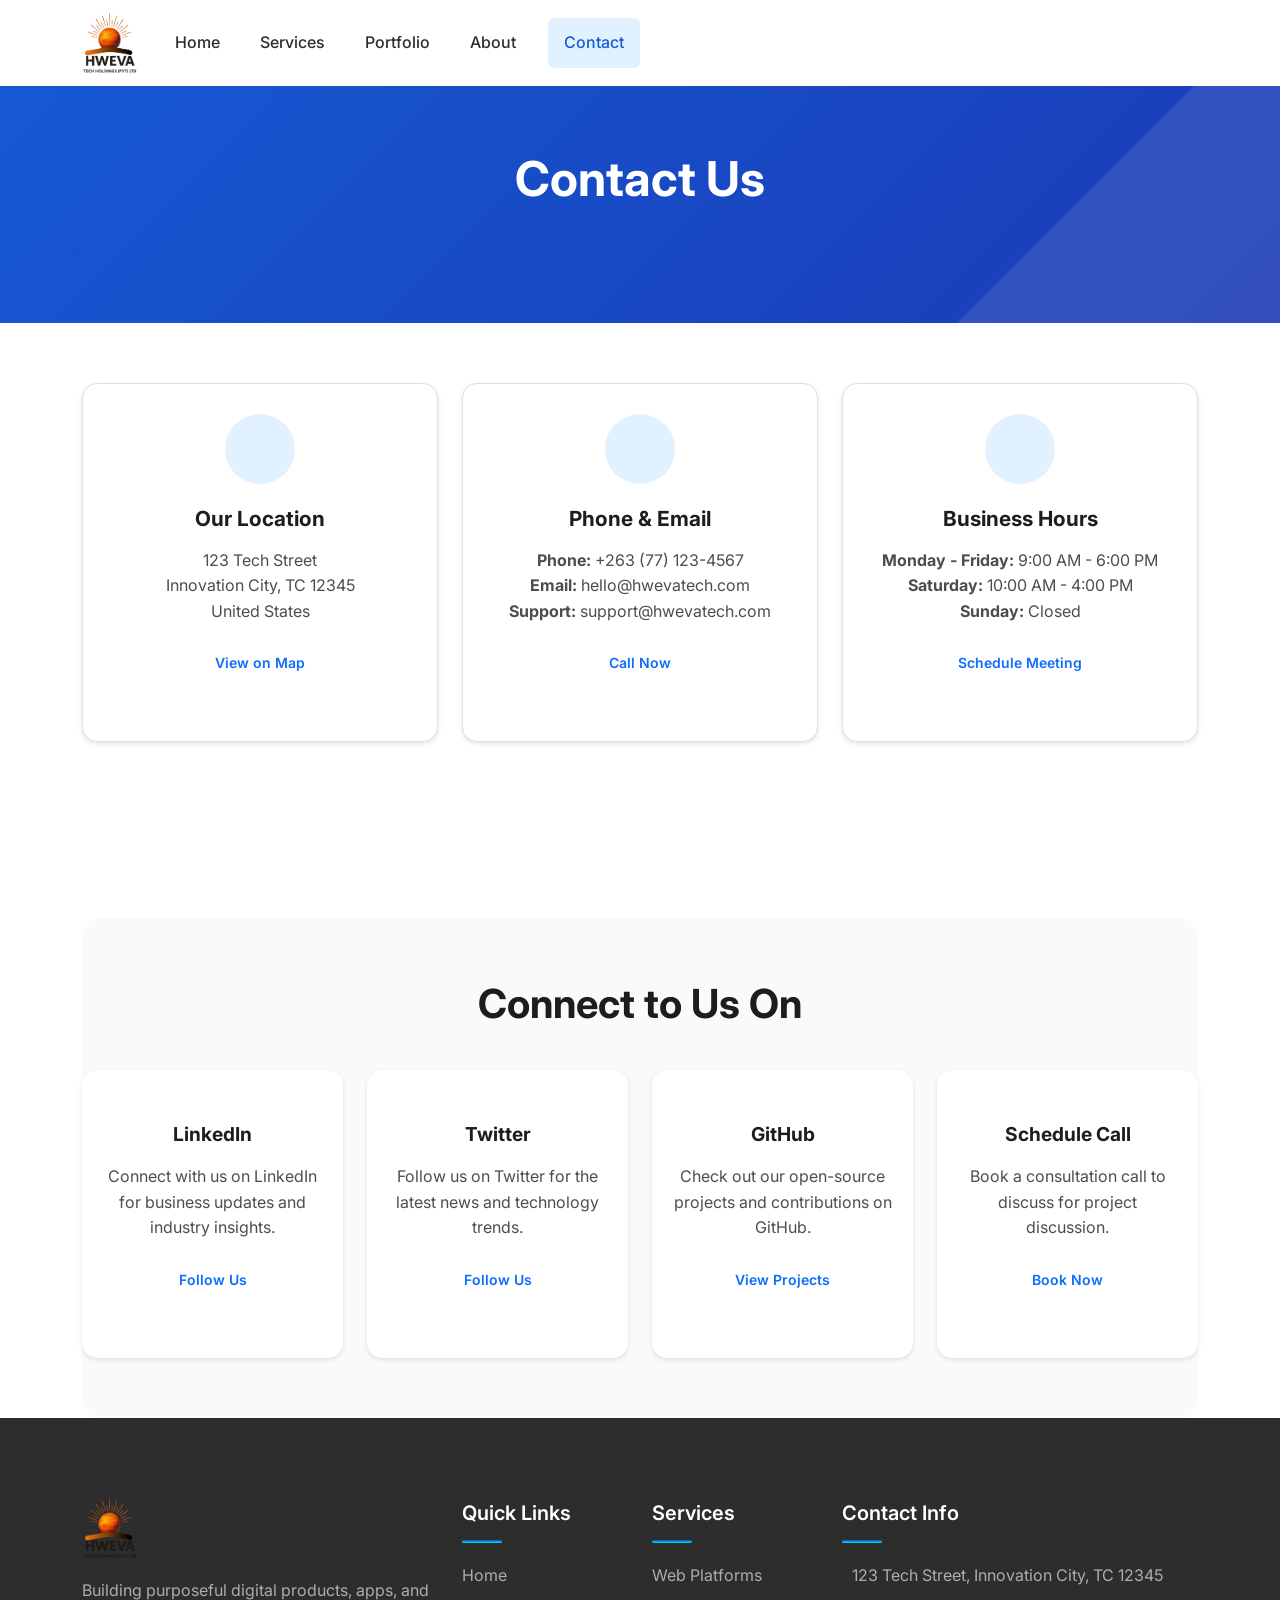
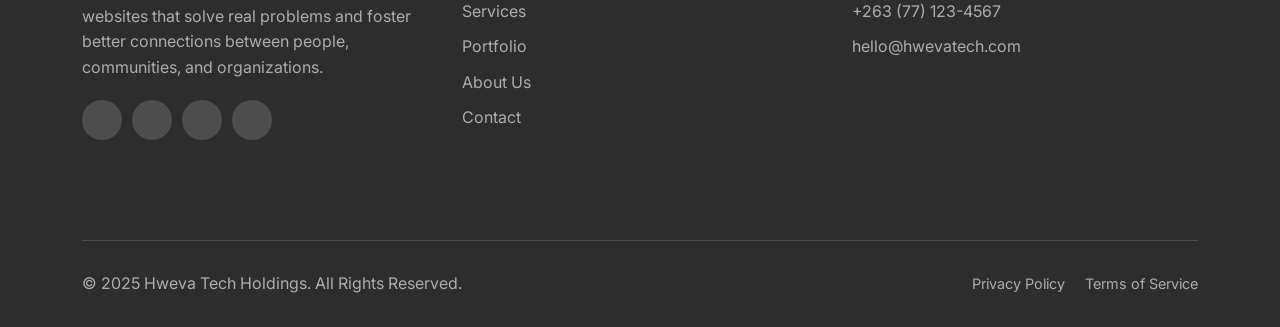
<file: contact.html>
<!DOCTYPE html>
<html lang="en">

<head>
  <!--====== Required meta tags ======-->
  <meta charset="utf-8" />
  <meta http-equiv="x-ua-compatible" content="ie=edge" />
  <meta name="description" content="Contact - Hweva Tech Holdings - Digital Product Design & Development Company" />
  <meta name="viewport" content="width=device-width, initial-scale=1, shrink-to-fit=no" />

  <!--====== Title ======-->
  <title>Contact Us - Hweva Tech Holdings</title>

  <!--====== Favicon Icon ======-->
  <link rel="shortcut icon" href="https://via.placeholder.com/32x32/155bd5/ffffff?text=HT" type="image/x-icon" />

  <!--====== Bootstrap css ======-->
  <link rel="stylesheet" href="https://cdn.jsdelivr.net/npm/bootstrap@5.3.0/dist/css/bootstrap.min.css" />

  <!--====== Line Icons css ======-->
  <link rel="stylesheet" href="https://cdn.lineicons.com/3.0/lineicons.css" />

  <!--====== AOS Animation css ======-->
  <link href="https://unpkg.com/aos@2.3.1/dist/aos.css" rel="stylesheet">

  <!--====== Custom css ======-->
  <link rel="stylesheet" href="style.css" />
</head>

<body>

  <!--====== NAVBAR NINE PART START ======-->

  <section class="navbar-area navbar-nine">
    <div class="container">
      <div class="row">
        <div class="col-lg-12">
          <nav class="navbar navbar-expand-lg">
            <a class="navbar-brand" href="index.html">
              <img src="images\hweva-tech-logo-00.png" alt="Hweva Tech Holdings" />
            </a>
            <button class="navbar-toggler" type="button" data-bs-toggle="collapse" data-bs-target="#navbarNine"
              aria-controls="navbarNine" aria-expanded="false" aria-label="Toggle navigation">
              <span class="toggler-icon"></span>
              <span class="toggler-icon"></span>
              <span class="toggler-icon"></span>
            </button>

            <div class="collapse navbar-collapse sub-menu-bar" id="navbarNine">
              <ul class="navbar-nav me-auto">
                <li class="nav-item">
                  <a href="index.html">Home</a>
                </li>
                <li class="nav-item">
                  <a href="services.html">Services</a>
                </li>
                <li class="nav-item">
                  <a href="portfolio.html">Portfolio</a>
                </li>
                <li class="nav-item">
                  <a href="about.html">About</a>
                </li>
                <li class="nav-item">
                  <!--a href="team.html">Team</a-->
                </li>
                <li class="nav-item">
                  <a class="active" href="contact.html">Contact</a>
                </li>
              </ul>
            </div>

            <div class="navbar-btn d-none d-lg-inline-block">
              <a class="menu-bar" href="#side-menu-left"><i class="lni lni-menu"></i></a>
            </div>
          </nav>
          <!-- navbar -->
        </div>
      </div>
      <!-- row -->
    </div>
    <!-- container -->
  </section>

  <!--====== NAVBAR NINE PART ENDS ======-->

  <!--====== PAGE BANNER PART START ======-->

  <section class="page-banner-area page-banner-twelve">
    <div class="container">
      <div class="row">
        <div class="col-lg-12">
          <div class="page-banner-content text-center" data-aos="fade-up">
            <h1>Contact Us</h1>
            <!---p>Ready to start your next project? Get in touch with us today</p--->
          </div>
        </div>
      </div>
    </div>
  </section>

  <!--====== PAGE BANNER PART ENDS ======-->

  <!--====== CONTACT CONTENT PART START ======-->

  <section class="contact-content-area">
    <div class="container">
      <div class="row">
        <div class="col-lg-12">
          <div class="contact-intro text-center" data-aos="fade-up">
            <!---h2>Let's Start a Conversation</h2>
            <p>Whether you have a specific project in mind or just want to explore possibilities, we're here to help. Reach out to us through any of the channels below, and let's discuss how we can bring your ideas to life.</p--->
          </div>
        </div>
      </div>
      
      <div class="row">
        <div class="col-lg-4 col-md-6 col-12" data-aos="fade-up" data-aos-delay="100">
          <div class="contact-info-card">
            <div class="info-icon">
              <i class="lni lni-map-marker"></i>
            </div>
            <div class="info-content">
              <h3>Our Location</h3>
              <p>123 Tech Street<br>
              Innovation City, TC 12345<br>
              United States</p>
              <a href="javascript:void(0)" class="btn btn-outline-primary btn-sm">View on Map</a>
            </div>
          </div>
        </div>
        
        <div class="col-lg-4 col-md-6 col-12" data-aos="fade-up" data-aos-delay="200">
          <div class="contact-info-card">
            <div class="info-icon">
              <i class="lni lni-phone"></i>
            </div>
            <div class="info-content">
              <h3>Phone & Email</h3>
              <p><strong>Phone:</strong> +263 (77) 123-4567<br>
              <strong>Email:</strong> hello@hwevatech.com<br>
              <strong>Support:</strong> support@hwevatech.com</p>
              <a href="tel:+15551234567" class="btn btn-outline-primary btn-sm">Call Now</a>
            </div>
          </div>
        </div>
        
        <div class="col-lg-4 col-md-6 col-12" data-aos="fade-up" data-aos-delay="300">
          <div class="contact-info-card">
            <div class="info-icon">
              <i class="lni lni-clock"></i>
            </div>
            <div class="info-content">
              <h3>Business Hours</h3>
              <p><strong>Monday - Friday:</strong> 9:00 AM - 6:00 PM<br>
              <strong>Saturday:</strong> 10:00 AM - 4:00 PM<br>
              <strong>Sunday:</strong> Closed</p>
              <a href="javascript:void(0)" class="btn btn-outline-primary btn-sm">Schedule Meeting</a>
            </div>
          </div>
        </div>
      </div>
      
      <div class="row mt-5">
        <div class="col-lg-8 offset-lg-2">
          <!---div class="contact-form-card" data-aos="fade-up">
            <h2>Send Us a Message</h2>
            <p>Fill out the form below and we'll get back to you within 24 hours.</p>
            <form id="contact-form" class="contact-form">
              <div class="row">
                <div class="col-lg-6 col-md-6 col-12">
                  <div class="form-group">
                    <label for="name">Full Name *</label>
                    <input type="text" id="name" name="name" placeholder="Your Full Name" required>
                  </div>
                </div>
                <div class="col-lg-6 col-md-6 col-12">
                  <div class="form-group">
                    <label for="email">Email Address *</label>
                    <input type="email" id="email" name="email" placeholder="Your Email Address" required>
                  </div>
                </div>
                <div class="col-lg-6 col-md-6 col-12">
                  <div class="form-group">
                    <label for="phone">Phone Number</label>
                    <input type="tel" id="phone" name="phone" placeholder="Your Phone Number">
                  </div>
                </div>
                <div class="col-lg-6 col-md-6 col-12">
                  <div class="form-group">
                    <label for="company">Company Name</label>
                    <input type="text" id="company" name="company" placeholder="Your Company Name">
                  </div>
                </div>
                <div class="col-lg-12 col-md-12 col-12">
                  <div class="form-group">
                    <label for="subject">Subject *</label>
                    <input type="text" id="subject" name="subject" placeholder="Subject of Your Message" required>
                  </div>
                </div>
                <div class="col-lg-12 col-md-12 col-12">
                  <div class="form-group">
                    <label for="budget">Project Budget</label>
                    <select id="budget" name="budget">
                      <option value="">Select Budget Range</option>
                      <option value="under-5k">Under $5,000</option>
                      <option value="5k-10k">$5,000 - $10,000</option>
                      <option value="10k-25k">$10,000 - $25,000</option>
                      <option value="25k-50k">$25,000 - $50,000</option>
                      <option value="50k-plus">$50,000+</option>
                    </select>
                  </div>
                </div>
                <div class="col-lg-12 col-md-12 col-12">
                  <div class="form-group">
                    <label for="service">Service Interest</label>
                    <select id="service" name="service">
                      <option value="">Select Service</option>
                      <option value="web-platforms">Web Platforms</option>
                      <!---option value="research">Research</option--->
                      <!---option value="development">Development</option--->
                      <!--option value="other">Other</option>
                    </select>
                  </div>
                </div>
                <div class="col-lg-12 col-md-12 col-12">
                  <div class="form-group">
                    <label for="message">Message *</label>
                    <textarea id="message" name="message" placeholder="Tell us about your project, goals, and any specific requirements..." rows="6" required></textarea>
                  </div>
                </div>
                <div class="col-lg-12 col-md-12 col-12">
                  <div class="form-group form-check">
                    <input type="checkbox" id="privacy" name="privacy" required>
                    <label for="privacy">I agree to the <a href="javascript:void(0)">Privacy Policy</a> and <a href="javascript:void(0)">Terms of Service</a></label>
                  </div>
                </div>
                <div class="col-lg-12 col-md-12 col-12">
                  <div class="form-group">
                    <button type="submit" class="btn primary-btn">Send Message</button>
                  </div>
                </div>
              </div>
            </form>
          </div--->
        </div>
      </div>
      
      <div class="row mt-5">
        <div class="col-lg-12">
          <div class="additional-contact-info" data-aos="fade-up">
            <h2>Connect to Us On</h2>
            <div class="row">
              <div class="col-lg-3 col-md-6 col-12">
                <div class="contact-method">
                  <i class="lni lni-linkedin-original"></i>
                  <h4>LinkedIn</h4>
                  <p>Connect with us on LinkedIn for business updates and industry insights.</p>
                  <a href="javascript:void(0)" class="btn btn-outline-primary btn-sm">Follow Us</a>
                </div>
              </div>
              <div class="col-lg-3 col-md-6 col-12">
                <div class="contact-method">
                  <i class="lni lni-twitter-original"></i>
                  <h4>Twitter</h4>
                  <p>Follow us on Twitter for the latest news and technology trends.</p>
                  <a href="javascript:void(0)" class="btn btn-outline-primary btn-sm">Follow Us</a>
                </div>
              </div>
              <div class="col-lg-3 col-md-6 col-12">
                <div class="contact-method">
                  <i class="lni lni-github-original"></i>
                  <h4>GitHub</h4>
                  <p>Check out our open-source projects and contributions on GitHub.</p>
                  <a href="javascript:void(0)" class="btn btn-outline-primary btn-sm">View Projects</a>
                </div>
              </div>
              <div class="col-lg-3 col-md-6 col-12">
                <div class="contact-method">
                  <i class="lni lni-calendar"></i>
                  <h4>Schedule Call</h4>
                  <p>Book a consultation call to discuss for project discussion.</p>
                  <a href="javascript:void(0)" class="btn btn-outline-primary btn-sm">Book Now</a>
                </div>
              </div>
            </div>
          </div>
        </div>
      </div>
    </div>
  </section>

  <!--====== CONTACT CONTENT PART ENDS ======-->

  <!--====== FAQ PART START ======-->
  <!--====== FAQ PART ENDS ======-->

  <!--====== FOOTER PART START ======-->

  <footer class="footer-area footer-twelve">
    <div class="container">
      <div class="row">
        <div class="col-lg-4 col-md-6 col-12">
          <div class="footer-widget">
            <div class="footer-logo">
              <img src="images\hweva-tech-logo-00.png" alt="Logo">
            </div>
            <p>Building purposeful digital products, apps, and websites that solve real problems and foster better connections between people, communities, and organizations.</p>
            <div class="social">
              <ul>
                <li><a href="javascript:void(0)"><i class="lni lni-linkedin-original"></i></a></li>
                <li><a href="javascript:void(0)"><i class="lni lni-twitter-original"></i></a></li>
                <li><a href="javascript:void(0)"><i class="lni lni-facebook-original"></i></a></li>
                <li><a href="javascript:void(0)"><i class="lni lni-instagram-original"></i></a></li>
              </ul>
            </div>
          </div>
        </div>
        <div class="col-lg-2 col-md-6 col-12">
          <div class="footer-widget">
            <h5>Quick Links</h5>
            <ul>
              <li><a href="index.html">Home</a></li>
              <li><a href="services.html">Services</a></li>
              <li><a href="portfolio.html">Portfolio</a></li>
              <li><a href="about.html">About Us</a></li>
              <!--li><a href="team.html">Team</a></li-->
              <li><a href="contact.html">Contact</a></li>
            </ul>
          </div>
        </div>
        <div class="col-lg-2 col-md-6 col-12">
          <div class="footer-widget">
            <h5>Services</h5>
            <ul>
              <li><a href="javascript:void(0)">Web Platforms</a></li>
              <!---li><a href="javascript:void(0)">Research</a></li--->
              <!---li><a href="javascript:void(0)">Development</a></li--->
            </ul>
          </div>
        </div>
        <div class="col-lg-4 col-md-6 col-12">
          <div class="footer-widget">
            <h5>Contact Info</h5>
            <ul class="contact-info">
              <li><i class="lni lni-map-marker"></i> 123 Tech Street, Innovation City, TC 12345</li>
              <li><i class="lni lni-phone"></i> +263 (77) 123-4567</li>
              <li><i class="lni lni-envelope"></i> hello@hwevatech.com</li>
            </ul>
          </div>
        </div>
      </div>
      <div class="row">
        <div class="col-lg-12">
          <div class="footer-bottom">
            <div class="row">
              <div class="col-lg-6 col-md-6 col-12">
                <p>&copy; 2025 Hweva Tech Holdings. All Rights Reserved.</p>
              </div>
              <div class="col-lg-6 col-md-6 col-12">
                <ul class="footer-bottom-links">
                  <li><a href="javascript:void(0)">Privacy Policy</a></li>
                  <li><a href="javascript:void(0)">Terms of Service</a></li>
                </ul>
              </div>
            </div>
          </div>
        </div>
      </div>
    </div>
  </footer>

  <!--====== FOOTER PART ENDS ======-->

  <!--====== Bootstrap JS ======-->
  <script src="https://cdn.jsdelivr.net/npm/bootstrap@5.3.0/dist/js/bootstrap.bundle.min.js"></script>

  <!--====== AOS Animation JS ======-->
  <script src="https://unpkg.com/aos@2.3.1/dist/aos.js"></script>

  <!--====== Custom JS ======-->
  <script src="main.js"></script>
</body>

</html>
</file>
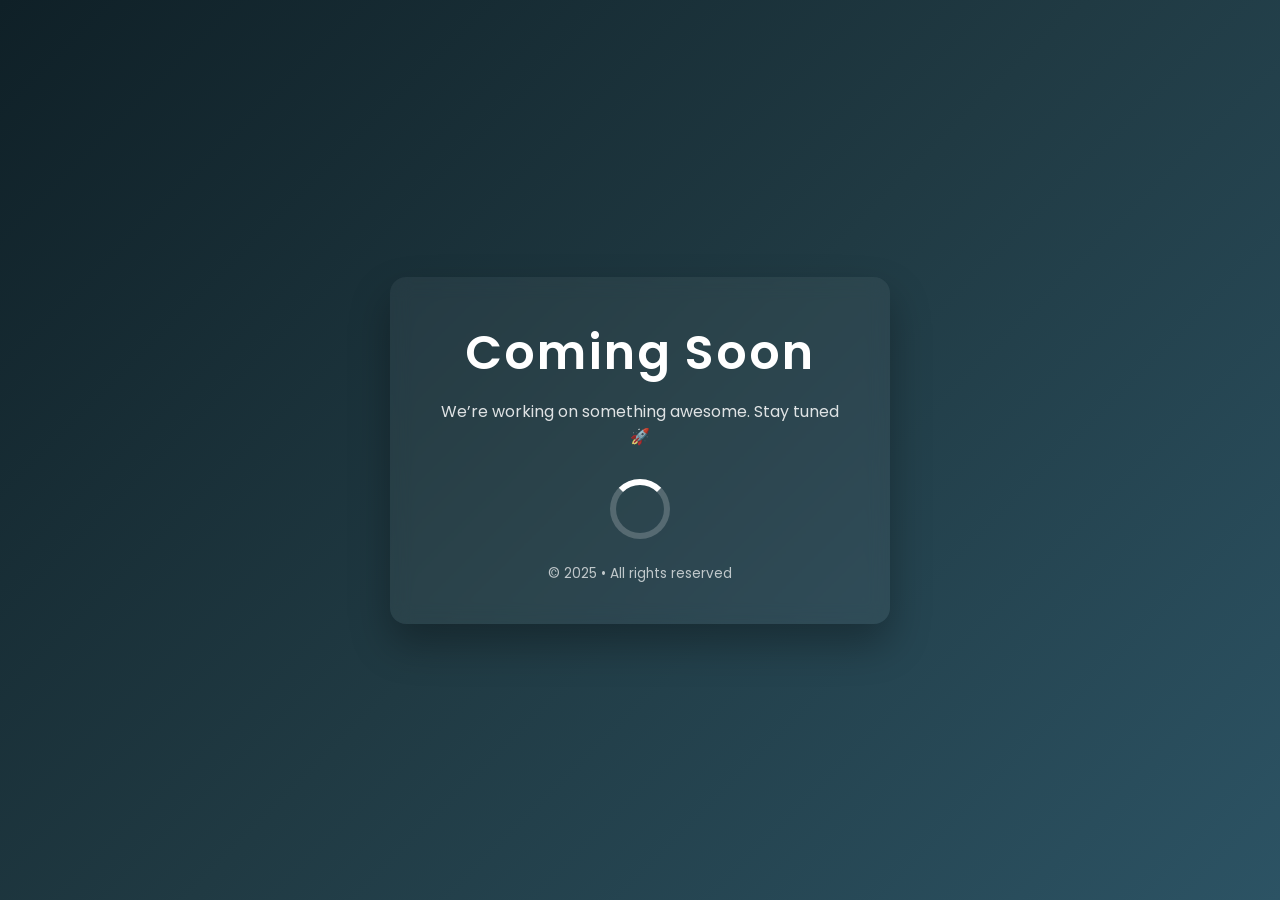
<file: index-temp.html>
<!DOCTYPE html>
<html lang="en">
<head>
    <meta charset="UTF-8">
    <meta name="viewport" content="width=device-width, initial-scale=1.0">
    <title>Coming Soon</title>

    <!-- Google Font -->
    <link href="https://fonts.googleapis.com/css2?family=Poppins:wght@300;400;600&display=swap" rel="stylesheet">

    <style>
        * {
            margin: 0;
            padding: 0;
            box-sizing: border-box;
            font-family: 'Poppins', sans-serif;
        }

        body {
            min-height: 100vh;
            background: linear-gradient(135deg, #0f2027, #203a43, #2c5364);
            display: flex;
            align-items: center;
            justify-content: center;
            color: #fff;
        }

        .container {
            text-align: center;
            padding: 40px;
            max-width: 500px;
            background: rgba(255, 255, 255, 0.05);
            border-radius: 16px;
            backdrop-filter: blur(10px);
            box-shadow: 0 20px 40px rgba(0, 0, 0, 0.3);
        }

        h1 {
            font-size: 3rem;
            margin-bottom: 10px;
            font-weight: 600;
            letter-spacing: 2px;
        }

        p {
            font-size: 1rem;
            opacity: 0.85;
            margin-bottom: 30px;
        }

        .loader {
            width: 60px;
            height: 60px;
            border: 6px solid rgba(255, 255, 255, 0.2);
            border-top: 6px solid #ffffff;
            border-radius: 50%;
            animation: spin 1s linear infinite;
            margin: 0 auto;
        }

        @keyframes spin {
            0% { transform: rotate(0deg); }
            100% { transform: rotate(360deg); }
        }

        footer {
            margin-top: 25px;
            font-size: 0.85rem;
            opacity: 0.7;
        }
    </style>
</head>
<body>

    <div class="container">
        <h1>Coming Soon</h1>
        <p>We’re working on something awesome.  
        Stay tuned 🚀</p>

        <div class="loader"></div>

        <footer>
            © 2025 • All rights reserved
        </footer>
    </div>

</body>
</html>
</file>
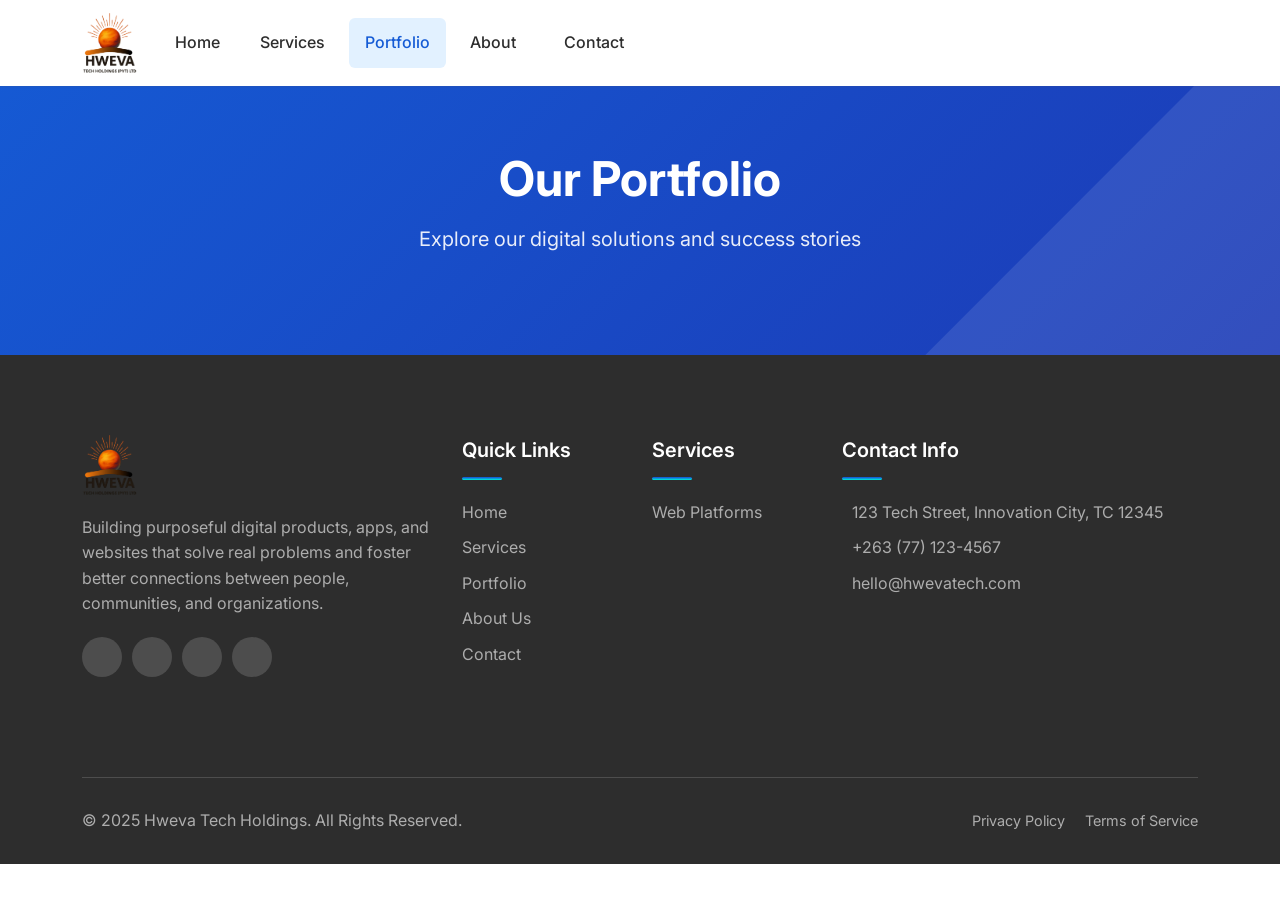
<file: portfolio.html>
<!DOCTYPE html>
<html lang="en">
  <head>
    <!--====== Required meta tags ======-->
    <meta charset="utf-8" />
    <meta http-equiv="x-ua-compatible" content="ie=edge" />
    <meta
      name="description"
      content="Portfolio - Hweva Tech Holdings - Digital Product Design & Development Company"
    />
    <meta
      name="viewport"
      content="width=device-width, initial-scale=1, shrink-to-fit=no"
    />

    <!--====== Title ======-->
    <title>Portfolio - Hweva Tech Holdings</title>

    <!--====== Favicon Icon ======-->
    <link
      rel="shortcut icon"
      href="https://via.placeholder.com/32x32/155bd5/ffffff?text=HT"
      type="image/x-icon"
    />

    <!--====== Bootstrap css ======-->
    <link
      rel="stylesheet"
      href="https://cdn.jsdelivr.net/npm/bootstrap@5.3.0/dist/css/bootstrap.min.css"
    />

    <!--====== Line Icons css ======-->
    <link rel="stylesheet" href="https://cdn.lineicons.com/3.0/lineicons.css" />

    <!--====== AOS Animation css ======-->
    <link href="https://unpkg.com/aos@2.3.1/dist/aos.css" rel="stylesheet" />

    <!--====== Custom css ======-->
    <link rel="stylesheet" href="style.css" />
  </head>

  <body>
    <!--====== NAVBAR NINE PART START ======-->

    <section class="navbar-area navbar-nine">
      <div class="container">
        <div class="row">
          <div class="col-lg-12">
            <nav class="navbar navbar-expand-lg">
              <a class="navbar-brand" href="index.html">
                <img
                  src="images\hweva-tech-logo-00.png"
                  alt="Hweva Tech Holdings"
                />
              </a>
              <button
                class="navbar-toggler"
                type="button"
                data-bs-toggle="collapse"
                data-bs-target="#navbarNine"
                aria-controls="navbarNine"
                aria-expanded="false"
                aria-label="Toggle navigation"
              >
                <span class="toggler-icon"></span>
                <span class="toggler-icon"></span>
                <span class="toggler-icon"></span>
              </button>

              <div
                class="collapse navbar-collapse sub-menu-bar"
                id="navbarNine"
              >
                <ul class="navbar-nav me-auto">
                  <li class="nav-item">
                    <a href="index.html">Home</a>
                  </li>
                  <li class="nav-item">
                    <a href="services.html">Services</a>
                  </li>
                  <li class="nav-item">
                    <a class="active" href="portfolio.html">Portfolio</a>
                  </li>
                  <li class="nav-item">
                    <a href="about.html">About</a>
                  </li>
                  <li class="nav-item">
                    <!--a href="team.html">Team</a-->
                  </li>
                  <li class="nav-item">
                    <a href="contact.html">Contact</a>
                  </li>
                </ul>
              </div>

              <div class="navbar-btn d-none d-lg-inline-block">
                <a class="menu-bar" href="#side-menu-left"
                  ><i class="lni lni-menu"></i
                ></a>
              </div>
            </nav>
            <!-- navbar -->
          </div>
        </div>
        <!-- row -->
      </div>
      <!-- container -->
    </section>

    <!--====== NAVBAR NINE PART ENDS ======-->

    <!--====== PAGE BANNER PART START ======-->
    <section class="page-banner-area page-banner-twelve">
      <div class="container">
        <div class="row">
          <div class="col-lg-12">
            <div class="page-banner-content text-center" data-aos="fade-up">
              <h1>Our Portfolio</h1>
              <p>Explore our digital solutions and success stories</p>
            </div>
          </div>
        </div>
      </div>
    </section>
    <!--====== PAGE BANNER PART ENDS ======-->

   
    </#####----#####>

    <!--====== FOOTER PART START ======-->

    <footer class="footer-area footer-twelve">
      <div class="container">
        <div class="row">
          <div class="col-lg-4 col-md-6 col-12">
            <div class="footer-widget">
              <div class="footer-logo">
                <img src="images\hweva-tech-logo-00.png" alt="Logo" />
              </div>
              <p>
                Building purposeful digital products, apps, and websites that
                solve real problems and foster better connections between
                people, communities, and organizations.
              </p>
              <div class="social">
                <ul>
                  <li>
                    <a href="javascript:void(0)"
                      ><i class="lni lni-linkedin-original"></i
                    ></a>
                  </li>
                  <li>
                    <a href="javascript:void(0)"
                      ><i class="lni lni-twitter-original"></i
                    ></a>
                  </li>
                  <li>
                    <a href="javascript:void(0)"
                      ><i class="lni lni-facebook-original"></i
                    ></a>
                  </li>
                  <li>
                    <a href="javascript:void(0)"
                      ><i class="lni lni-instagram-original"></i
                    ></a>
                  </li>
                </ul>
              </div>
            </div>
          </div>
          <div class="col-lg-2 col-md-6 col-12">
            <div class="footer-widget">
              <h5>Quick Links</h5>
              <ul>
                <li><a href="index.html">Home</a></li>
                <li><a href="services.html">Services</a></li>
                <li><a href="portfolio.html">Portfolio</a></li>
                <li><a href="about.html">About Us</a></li>
                <!--li><a href="team.html">Team</a></li-->
                <li><a href="contact.html">Contact</a></li>
              </ul>
            </div>
          </div>
          <div class="col-lg-2 col-md-6 col-12">
            <div class="footer-widget">
              <h5>Services</h5>
              <ul>
                <li><a href="services.html">Web Platforms</a></li>
                <!---li><a href="services.html">Research</a></li--->
                <!---li><a href="services.html">Development</a></li--->
              </ul>
            </div>
          </div>
          <div class="col-lg-4 col-md-6 col-12">
            <div class="footer-widget">
              <h5>Contact Info</h5>
              <ul class="contact-info">
                <li>
                  <i class="lni lni-map-marker"></i> 123 Tech Street, Innovation
                  City, TC 12345
                </li>
                <li><i class="lni lni-phone"></i> +263 (77) 123-4567</li>
                <li><i class="lni lni-envelope"></i> hello@hwevatech.com</li>
              </ul>
            </div>
          </div>
        </div>
        <div class="row">
          <div class="col-lg-12">
            <div class="footer-bottom">
              <div class="row">
                <div class="col-lg-6 col-md-6 col-12">
                  <p>&copy; 2025 Hweva Tech Holdings. All Rights Reserved.</p>
                </div>
                <div class="col-lg-6 col-md-6 col-12">
                  <ul class="footer-bottom-links">
                    <li><a href="javascript:void(0)">Privacy Policy</a></li>
                    <li><a href="javascript:void(0)">Terms of Service</a></li>
                  </ul>
                </div>
              </div>
            </div>
          </div>
        </div>
      </div>
    </footer>

    <!--====== FOOTER PART ENDS ======-->

    <!--====== Bootstrap JS ======-->
    <script src="https://cdn.jsdelivr.net/npm/bootstrap@5.3.0/dist/js/bootstrap.bundle.min.js"></script>

    <!--====== AOS Animation JS ======-->
    <script src="https://unpkg.com/aos@2.3.1/dist/aos.js"></script>

    <!--====== Custom JS ======-->
    <script src="main.js"></script>
  </body>
</html>
</file>
<file: style.css>
@import url("https://fonts.googleapis.com/css2?family=Inter:wght@200;300;400;500;600;700;800;900&display=swap");
/*===========================
  COMMON css 
===========================*/
:root {
  --font-family: "Inter", sans-serif;
  --primary: #155bd5;
  --primary-dark: #1c3ab6;
  --primary-light: #e2f1ff;
  --accent: #00d4d7;
  --accent-dark: #00bac1;
  --accent-light: #dff9f8;
  --success: #13d527;
  --success-dark: #00ae11;
  --success-light: #eafbe7;
  --secondary: #8f15d5;
  --secondary-dark: #6013c7;
  --secondary-light: #f4e5fa;
  --info: #15b2d5;
  --info-dark: #0f8ca8;
  --info-light: #e0f5fa;
  --caution: #dbbb25;
  --caution-dark: #d58f15;
  --caution-light: #fbf9e4;
  --error: #e6185e;
  --error-dark: #bf1257;
  --error-light: #fce4eb;
  --black: #1d1d1d;
  --dark-1: #2d2d2d;
  --dark-2: #4d4d4d;
  --dark-3: #6d6d6d;
  --gray-1: #8d8d8d;
  --gray-2: #adadad;
  --gray-3: #cdcdcd;
  --gray-4: #e0e0e0;
  --light-1: #efefef;
  --light-2: #f5f5f5;
  --light-3: #fafafa;
  --white: #ffffff;
  --gradient-1: linear-gradient(180deg, #155bd5 0%, #1c3ab6 100%);
  --gradient-2: linear-gradient(180deg, #155bd5 13.02%, #00d4d7 85.42%);
  --gradient-3: linear-gradient(180deg, #155bd5 0%, #8f15d5 100%);
  --gradient-4: linear-gradient(180deg, #155bd5 0%, #13d527 100%);
  --gradient-5: linear-gradient(180deg, #155bd5 0%, #15bbd5 100%);
  --gradient-6: linear-gradient(180deg, #155bd5 0%, #dbbb25 100%);
  --gradient-7: linear-gradient(180deg, #155bd5 0%, #e6185e 100%);
  --gradient-8: linear-gradient(180deg, #1c3ab6 0%, #00bac1 100%);
  --gradient-9: linear-gradient(180deg, #00d4d7 13.02%, #155bd5 85.42%);
  --shadow-1: 0px 0px 1px rgba(40, 41, 61, 0.08),
    0px 0.5px 2px rgba(96, 97, 112, 0.16);
  --shadow-2: 0px 0px 1px rgba(40, 41, 61, 0.04),
    0px 2px 4px rgba(96, 97, 112, 0.16);
  --shadow-3: 0px 0px 2px rgba(40, 41, 61, 0.04),
    0px 4px 8px rgba(96, 97, 112, 0.16);
  --shadow-4: 0px 2px 4px rgba(40, 41, 61, 0.04),
    0px 8px 16px rgba(96, 97, 112, 0.16);
  --shadow-5: 0px 2px 8px rgba(40, 41, 61, 0.04),
    0px 16px 24px rgba(96, 97, 112, 0.16);
  --shadow-6: 0px 2px 8px rgba(40, 41, 61, 0.08),
    0px 20px 32px rgba(96, 97, 112, 0.24);
}

* {
  margin: 0;
  padding: 0;
  box-sizing: border-box;
}

body {
  font-family: var(--font-family);
  color: var(--black);
  font-size: 16px;
  line-height: 1.6;
  overflow-x: hidden;
}

@media (max-width: 991px) {
  body {
    font-size: 14px;
  }
}

img {
  max-width: 100%;
  height: auto;
}

a {
  display: inline-block;
  text-decoration: none;
  color: var(--primary);
  transition: all 0.3s ease;
}

a:hover {
  color: var(--primary-dark);
}

a,
button,
a:hover,
a:focus,
input:focus,
textarea:focus,
button:focus {
  text-decoration: none;
  outline: none;
}

ul,
ol {
  margin: 0px;
  padding: 0px;
  list-style-type: none;
}

h1,
h2,
h3,
h4,
h5,
h6 {
  font-family: var(--font-family);
  font-weight: 700;
  color: var(--black);
  margin: 0px;
}

h1 {
  font-size: 3.5rem;
  line-height: 1.2;
}

h2 {
  font-size: 2.5rem;
  line-height: 1.3;
}

h3 {
  font-size: 2rem;
  line-height: 1.4;
}

h4 {
  font-size: 1.5rem;
  line-height: 1.5;
}

h5 {
  font-size: 1.25rem;
  line-height: 1.5;
}

h6 {
  font-size: 1rem;
  line-height: 1.5;
}

p {
  margin: 0px;
  color: var(--dark-2);
  font-size: 16px;
  line-height: 1.6;
}

/* Button Styles */
.btn {
  font-family: var(--font-family);
  font-weight: 600;
  font-size: 16px;
  line-height: 1.5;
  padding: 12px 32px;
  border-radius: 8px;
  border: none;
  cursor: pointer;
  transition: all 0.3s ease;
  position: relative;
  overflow: hidden;
  display: inline-flex;
  align-items: center;
  justify-content: center;
  text-decoration: none;
}

.btn:focus {
  box-shadow: none;
  outline: none;
}

.btn-sm {
  padding: 8px 20px;
  font-size: 14px;
}

.btn-lg {
  padding: 16px 40px;
  font-size: 18px;
}

.primary-btn {
  background: var(--gradient-1);
  color: var(--white);
  box-shadow: var(--shadow-2);
}

.primary-btn:hover {
  background: var(--gradient-8);
  color: var(--white);
  transform: translateY(-2px);
  box-shadow: var(--shadow-4);
}

.primary-btn-outline {
  background: transparent;
  color: var(--primary);
  border: 2px solid var(--primary);
}

.primary-btn-outline:hover {
  background: var(--primary);
  color: var(--white);
  transform: translateY(-2px);
  box-shadow: var(--shadow-3);
}

/* Navbar Styles */
.navbar-area {
  background: var(--white);
  box-shadow: var(--shadow-1);
  position: fixed;
  top: 0;
  left: 0;
  right: 0;
  z-index: 1000;
  transition: all 0.3s ease;
}

.navbar-area.scrolled {
  box-shadow: var(--shadow-3);
  background: rgba(255, 255, 255, 0.98);
}

.navbar-brand img {
  height: 60px;
  transition: all 0.3s ease;
}

.navbar-nav .nav-item {
  margin: 0 4px;
}

.navbar-nav .nav-item a {
  color: var(--dark-1);
  font-weight: 500;
  padding: 12px 16px;
  border-radius: 6px;
  transition: all 0.3s ease;
  position: relative;
}

.navbar-nav .nav-item a:hover,
.navbar-nav .nav-item a.active {
  color: var(--primary);
  background: var(--primary-light);
}

.navbar-nav .dropdown-menu {
  border: none;
  box-shadow: var(--shadow-3);
  border-radius: 10px;
  margin-top: 10px;
}

.navbar-nav .dropdown-item {
  padding: 12px 20px;
  font-weight: 500;
  color: var(--dark-1);
  transition: all 0.3s ease;
}

.navbar-nav .dropdown-item:hover {
  background: var(--primary-light);
  color: var(--primary);
}

.navbar-toggler {
  border: none;
  padding: 8px;
  background: var(--primary-light);
  border-radius: 6px;
}

.toggler-icon {
  display: block;
  width: 25px;
  height: 3px;
  background: var(--primary);
  margin: 5px 0;
  border-radius: 2px;
  transition: all 0.3s ease;
}

.navbar-toggler.active .toggler-icon:nth-child(1) {
  transform: rotate(45deg) translate(5px, 5px);
}

.navbar-toggler.active .toggler-icon:nth-child(2) {
  opacity: 0;
}

.navbar-toggler.active .toggler-icon:nth-child(3) {
  transform: rotate(-45deg) translate(7px, -6px);
}

/* Sidebar Styles */
.sidebar-left {
  position: fixed;
  top: 0;
  left: -350px;
  width: 350px;
  height: 100vh;
  background: var(--white);
  box-shadow: var(--shadow-4);
  z-index: 2000;
  transition: all 0.4s ease;
  overflow-y: auto;
}

.sidebar-left.active {
  left: 0;
}

.sidebar-content {
  padding: 40px 30px;
}

.sidebar-logo {
  margin-bottom: 20px;
}

.sidebar-logo img {
  height: 60px;
}

.sidebar-menu h5 {
  color: var(--dark-1);
  margin-bottom: 15px;
  font-size: 18px;
}

.sidebar-menu ul li {
  margin-bottom: 10px;
}

.sidebar-menu ul li a {
  color: var(--dark-2);
  font-weight: 500;
  padding: 8px 0;
  display: block;
  transition: all 0.3s ease;
}

.sidebar-menu ul li a:hover {
  color: var(--primary);
  padding-left: 10px;
}

.sidebar-social h5 {
  color: var(--dark-1);
  margin: 30px 0 15px 0;
  font-size: 18px;
}

.sidebar-social ul li {
  display: inline-block;
  margin-right: 15px;
}

.sidebar-social ul li a {
  width: 40px;
  height: 40px;
  background: var(--primary-light);
  border-radius: 50%;
  display: flex;
  align-items: center;
  justify-content: center;
  color: var(--primary);
  transition: all 0.3s ease;
}

.sidebar-social ul li a:hover {
  background: var(--primary);
  color: var(--white);
  transform: translateY(-3px);
}

/* Hero Section */
.hero-area {
  padding: 150px 0 100px;
  background: linear-gradient(135deg, var(--light-3) 0%, var(--primary-light) 100%);
  position: relative;
  overflow: hidden;
}

.hero-area::before {
  content: '';
  position: absolute;
  top: 0;
  left: 0;
  right: 0;
  bottom: 0;
  background: url('data:image/svg+xml,<svg xmlns="http://www.w3.org/2000/svg" viewBox="0 0 1000 1000"><polygon fill="%23ffffff" fill-opacity="0.1" points="0,1000 1000,0 1000,1000"/></svg>');
  background-size: cover;
}

/* ===== HERO SECTION RESPONSIVE LAYOUT ===== */

/* Mobile-first: Stack text above image */
.hero-area .row {
  display: flex;
  flex-direction: column;
  align-items: center;
  gap: 2rem;
}

.hero-content {
  text-align: center;
  order: 1; /* Text comes first */
}

.hero-image {
  order: 2; /* Image comes after */
  text-align: center;
}

/* Desktop: Side-by-side layout */
@media (min-width: 992px) {
  .hero-area .row {
    flex-direction: row; /* Text and image side by side */
    align-items: center;
    justify-content: space-between;
    text-align: left;
    gap: 4rem;
  }

  .hero-content {
    text-align: left;
    order: 1;
    flex: 1;
  }

  .hero-image {
    order: 2;
    flex: 1;
    text-align: right;
  }

  /* Alternative: If you want image on left, text on right */
  /* .hero-area .row {
    flex-direction: row-reverse; 
  } */
}

/* Update existing hero spacing for better mobile experience */
@media (max-width: 991px) {
  .hero-content {
    margin-bottom: 30px;
  }
  
  .hero-content h1 {
    font-size: 2.5rem;
  }
  
  .hero-content .button {
    justify-content: center;
    margin-bottom: 40px;
  }
}

@media (max-width: 767px) {
  .hero-content h1 {
    font-size: 2rem;
  }
  
  .hero-content .button {
    flex-direction: column;
    align-items: center;
    gap: 15px;
    margin-bottom: 50px;
  }
  
  .hero-content .btn {
    width: 100%;
    max-width: 280px;
  }
}

.hero-content h1 {
  font-size: 3.5rem;
  font-weight: 800;
  margin-bottom: 20px;
  color: var(--black);
  line-height: 1.2;
}

.hero-content h1 span {
  color: var(--primary);
  position: relative;
}

.hero-content h1 span::after {
  content: '';
  position: absolute;
  bottom: -5px;
  left: 0;
  width: 100%;
  height: 4px;
  background: var(--gradient-2);
  border-radius: 2px;
}

.hero-content p {
  font-size: 1.25rem;
  color: var(--dark-2);
  margin-bottom: 30px;
  line-height: 1.6;
}

.hero-content .button {
  display: flex;
  gap: 15px;
  flex-wrap: wrap;
}

.hero-image {
  position: relative;
  z-index: 1;
}

.hero-image img {
  border-radius: 20px;
  box-shadow: var(--shadow-5);
  animation: float 6s ease-in-out infinite;
}

@keyframes float {
  0%, 100% { transform: translateY(0px); }
  50% { transform: translateY(-20px); }
}

/* Business Stats Section */
.business-stats-area {
  padding: 80px 0;
  background: var(--white);
  position: relative;
  margin-top: -50px;
  z-index: 2;
}

.single-stat {
  background: var(--white);
  border-radius: 20px;
  padding: 40px 30px;
  text-align: center;
  box-shadow: var(--shadow-3);
  transition: all 0.4s ease;
  margin-bottom: 30px;
  position: relative;
  overflow: hidden;
}

.single-stat::before {
  content: '';
  position: absolute;
  top: 0;
  left: 0;
  right: 0;
  height: 4px;
  background: var(--gradient-2);
  transform: scaleX(0);
  transition: all 0.4s ease;
}

.single-stat:hover::before {
  transform: scaleX(1);
}

.single-stat:hover {
  transform: translateY(-10px);
  box-shadow: var(--shadow-5);
}

.stat-icon {
  width: 80px;
  height: 80px;
  background: var(--primary-light);
  border-radius: 50%;
  display: flex;
  align-items: center;
  justify-content: center;
  margin: 0 auto 20px;
  transition: all 0.4s ease;
}

.single-stat:hover .stat-icon {
  background: var(--primary);
  transform: scale(1.1);
}

.stat-icon i {
  font-size: 2rem;
  color: var(--primary);
  transition: all 0.4s ease;
}

.single-stat:hover .stat-icon i {
  color: var(--white);
}

.stat-content .stat-number {
  font-size: 3rem;
  font-weight: 700;
  color: var(--primary);
  margin-bottom: 10px;
  display: block;
}

.stat-content h4 {
  font-size: 1.25rem;
  font-weight: 600;
  color: var(--black);
  margin-bottom: 8px;
}

.stat-content p {
  color: var(--dark-2);
  font-size: 0.9rem;
}

/* Section Styles */
.section-title {
  margin-bottom: 60px;
}

.section-title h2 {
  font-size: 2.5rem;
  font-weight: 700;
  color: var(--black);
  margin-bottom: 15px;
  position: relative;
}

.section-title h2::after {
  content: '';
  position: absolute;
  bottom: -10px;
  left: 50%;
  transform: translateX(-50%);
  width: 60px;
  height: 4px;
  background: var(--gradient-2);
  border-radius: 2px;
}

.section-title p {
  font-size: 1.1rem;
  color: var(--dark-2);
  max-width: 600px;
  margin: 0 auto;
}

/* Services Highlight Section */
.services-highlight-area {
  padding: 100px 0;
  background: var(--white);
}

.service-highlight-card {
  background: var(--white);
  border-radius: 20px;
  padding: 40px 30px;
  text-align: center;
  box-shadow: var(--shadow-2);
  transition: all 0.4s ease;
  margin-bottom: 30px;
  position: relative;
  overflow: hidden;
  height: 100%;
}

.service-highlight-card::before {
  content: '';
  position: absolute;
  top: 0;
  left: 0;
  right: 0;
  height: 4px;
  background: var(--gradient-2);
  transform: scaleX(0);
  transition: all 0.4s ease;
}

.service-highlight-card:hover::before {
  transform: scaleX(1);
}

.service-highlight-card:hover {
  transform: translateY(-10px);
  box-shadow: var(--shadow-5);
}

.service-highlight-card .service-icon {
  width: 80px;
  height: 80px;
  background: var(--primary-light);
  border-radius: 50%;
  display: flex;
  align-items: center;
  justify-content: center;
  margin: 0 auto 25px;
  transition: all 0.4s ease;
}

.service-highlight-card:hover .service-icon {
  background: var(--primary);
  transform: scale(1.1);
}

.service-highlight-card .service-icon i {
  font-size: 2rem;
  color: var(--primary);
  transition: all 0.4s ease;
}

.service-highlight-card:hover .service-icon i {
  color: var(--white);
}

.service-highlight-card .service-content h4 {
  font-size: 1.5rem;
  font-weight: 600;
  color: var(--black);
  margin-bottom: 15px;
}

.service-highlight-card .service-content p {
  color: var(--dark-2);
  line-height: 1.6;
  margin-bottom: 20px;
}

.service-features {
  margin-bottom: 25px;
}

.feature-item {
  display: flex;
  align-items: center;
  margin-bottom: 8px;
  color: var(--dark-2);
  font-size: 0.9rem;
}

.feature-item i {
  color: var(--success);
  margin-right: 8px;
  font-size: 1rem;
}

/* Portfolio Highlight Section */
.portfolio-highlight-area {
  padding: 100px 0;
  background: var(--light-3);
}

.portfolio-highlight-card:hover {
  transform: translateY(-10px);
  box-shadow: var(--shadow-5);
}

.portfolio-highlight-card .portfolio-image {
  position: relative;
  overflow: hidden;
}

.portfolio-highlight-card .portfolio-image img {
  width: 100%;
  height: 250px;
  object-fit: cover;
  transition: all 0.4s ease;
}

.portfolio-highlight-card:hover .portfolio-image img {
  transform: scale(1.1);
}

.portfolio-overlay {
  position: absolute;
  top: 0;
  left: 0;
  right: 0;
  bottom: 0;
  background: rgba(21, 91, 213, 0.9);
  display: flex;
  align-items: center;
  justify-content: center;
  opacity: 0;
  transition: all 0.4s ease;
}

.portfolio-highlight-card:hover .portfolio-overlay {
  opacity: 1;
}

.overlay-content {
  text-align: center;
  color: var(--white);
}

.overlay-content h4 {
  color: var(--white);
  margin-bottom: 10px;
  font-size: 1.25rem;
}

.overlay-content p {
  color: var(--white);
  margin-bottom: 20px;
  opacity: 0.9;
}

.portfolio-highlight-card .portfolio-content {
  padding: 30px;
}

.portfolio-highlight-card .portfolio-content h4 {
  font-size: 1.5rem;
  font-weight: 600;
  color: var(--black);
  margin-bottom: 15px;
}

.portfolio-highlight-card .portfolio-content p {
  color: var(--dark-2);
  margin-bottom: 20px;
  line-height: 1.6;
}

.stat {
  text-align: center;
}

.stat strong {
  display: block;
  font-size: 1.25rem;
  font-weight: 700;
  color: var(--primary);
  margin-bottom: 5px;
}

.stat span {
  font-size: 0.8rem;
  color: var(--dark-2);
}

/* Testimonials Section */

/* CTA Section */
.cta-area {
  padding: 100px 0;
  background: linear-gradient(135deg, var(--primary) 0%, var(--primary-dark) 100%);
  color: var(--white);
  text-align: center;
}

.cta-content h2 {
  font-size: 2.5rem;
  font-weight: 700;
  color: var(--white);
  margin-bottom: 15px;
}

.cta-content p {
  font-size: 1.25rem;
  color: var(--white);
  opacity: 0.9;
  margin-bottom: 30px;
  max-width: 600px;
  margin-left: auto;
  margin-right: auto;
}

.cta-content .button {
  display: flex;
  gap: 15px;
  justify-content: center;
  flex-wrap: wrap;
}

/* ===== FOOTER ====== */

.footer-area {
  background: var(--dark-1);
  padding: 80px 0 0;
  color: var(--white);
}

.footer-widget {
  margin-bottom: 40px;
}

.footer-logo {
  margin-bottom: 20px;
}

.footer-logo img {
  height: 60px;
}

.footer-widget p {
  color: var(--gray-2);
  margin-bottom: 20px;
  line-height: 1.6;
}

.footer-widget h5 {
  color: var(--white);
  font-size: 1.25rem;
  font-weight: 600;
  margin-bottom: 20px;
  position: relative;
  padding-bottom: 15px;
}

.footer-widget h5::after {
  content: '';
  position: absolute;
  bottom: 0;
  left: 0;
  width: 40px;
  height: 3px;
  background: var(--gradient-2);
  border-radius: 2px;
}

.footer-widget ul li {
  margin-bottom: 10px;
}

.footer-widget ul li a {
  color: var(--gray-2);
  transition: all 0.3s ease;
}

.footer-widget ul li a:hover {
  color: var(--primary);
  padding-left: 5px;
}

.footer-widget .social ul {
  display: flex;
  gap: 10px;
}

.footer-widget .social ul li {
  margin: 0;
}

.footer-widget .social ul li a {
  width: 40px;
  height: 40px;
  background: var(--dark-2);
  border-radius: 50%;
  display: flex;
  align-items: center;
  justify-content: center;
  color: var(--white);
  transition: all 0.3s ease;
}

.footer-widget .social ul li a:hover {
  background: var(--primary);
  transform: translateY(-3px);
}

.contact-info li {
  display: flex;
  align-items: flex-start;
  margin-bottom: 15px;
  color: var(--gray-2);
}

.contact-info li i {
  color: var(--primary);
  margin-right: 10px;
  margin-top: 5px;
}

.footer-bottom {
  border-top: 1px solid var(--dark-2);
  padding: 30px 0;
  margin-top: 60px;
}

.footer-bottom p {
  color: var(--gray-2);
  margin: 0;
}

.footer-bottom-links {
  display: flex;
  justify-content: flex-end;
  gap: 20px;
}

.footer-bottom-links li a {
  color: var(--gray-2);
  font-size: 0.9rem;
}

.footer-bottom-links li a:hover {
  color: var(--primary);
}

/* Page Banner */
.page-banner-area {
  padding: 150px 0 100px;
  background: linear-gradient(135deg, var(--primary) 0%, var(--primary-dark) 100%);
  color: var(--white);
  position: relative;
  overflow: hidden;
}

.page-banner-area::before {
  content: '';
  position: absolute;
  top: 0;
  left: 0;
  right: 0;
  bottom: 0;
  background: url('data:image/svg+xml,<svg xmlns="http://www.w3.org/2000/svg" viewBox="0 0 1000 1000"><polygon fill="%23ffffff" fill-opacity="0.1" points="0,1000 1000,0 1000,1000"/></svg>');
  background-size: cover;
}

.page-banner-content h1 {
  font-size: 3rem;
  font-weight: 700;
  color: var(--white);
  margin-bottom: 15px;
}

.page-banner-content p {
  font-size: 1.25rem;
  color: var(--white);
  opacity: 0.9;
}

/* Breadcrumb */
.breadcrumb-area {
  padding: 20px 0;
  background: var(--light-3);
  border-bottom: 1px solid var(--gray-4);
}

.breadcrumb {
  margin: 0;
  background: none;
  padding: 0;
}

.breadcrumb-item a {
  color: var(--primary);
  text-decoration: none;
}

.breadcrumb-item.active {
  color: var(--dark-2);
}

.breadcrumb-item + .breadcrumb-item::before {
  content: "/";
  color: var(--gray-2);
}

/* Responsive Design */
@media (max-width: 1199px) {
  h1 {
    font-size: 3rem;
  }
  
  h2 {
    font-size: 2.25rem;
  }
  
  .hero-content h1 {
    font-size: 3rem;
  }
  
  .section-title h2 {
    font-size: 2.25rem;
  }
}

@media (max-width: 991px) {
  h1 {
    font-size: 2.5rem;
  }
  
  h2 {
    font-size: 2rem;
  }
  
  .navbar-brand img {
    height: 50px;
  }
  
  .hero-area {
    padding: 120px 0 80px;
  }
  
  .hero-content h1 {
    font-size: 2.5rem;
  }
  
  .hero-content p {
    font-size: 1.1rem;
  }
  
  .section-title h2 {
    font-size: 2rem;
  }
  
  .single-stat {
    padding: 30px 20px;
  }
  
  .stat-content .stat-number {
    font-size: 2.5rem;
  }
  
  .business-stats-area {
    margin-top: 0;
    padding: 60px 0;
  }
  
  .single-stat {
    margin-bottom: 20px;
  }
  
  .footer-bottom-links {
    justify-content: center;
    margin-top: 20px;
  }
}

@media (max-width: 767px) {
  h1 {
    font-size: 2rem;
  }
  
  h2 {
    font-size: 1.75rem;
  }
  
  .navbar-brand img {
    height: 45px;
  }
  
  .hero-area {
    padding: 100px 0 60px;
  }
  
  .hero-content h1 {
    font-size: 2rem;
  }
  
  .hero-content .button {
    flex-direction: column;
    align-items: center;
  }
  
  .section-title h2 {
    font-size: 1.75rem;
  }
  
  .single-stat {
    padding: 25px 15px;
  }
  
  .sidebar-left {
    width: 280px;
  }
  
  .testimonial-author {
    flex-direction: column;
    text-align: center;
  }
  
  .page-banner-content h1 {
    font-size: 2rem;
  }
  
  .page-banner-area {
    padding: 120px 0 80px;
  }
}

@media (max-width: 575px) {
  .container {
    padding-left: 15px;
    padding-right: 15px;
  }
  
  .hero-content .btn {
    width: 100%;
    max-width: 280px;
  }
  
  .single-stat {
    margin-bottom: 15px;
  }
  
  .testimonial-slider .single-testimonial {
    margin: 10px;
    padding: 30px 20px;
  }
}

/* Animation Classes */
.color-primary {
  color: var(--primary);
}

.bg-primary-light {
  background: var(--primary-light);
}

.bg-gradient-1 {
  background: var(--gradient-1);
}

.bg-gradient-2 {
  background: var(--gradient-2);
}

.text-gradient {
  background: var(--gradient-2);
  -webkit-background-clip: text;
  -webkit-text-fill-color: transparent;
  background-clip: text;
}

/* Scroll animations */
@media (prefers-reduced-motion: no-preference) {
  [data-aos] {
    opacity: 0;
    transform: translateY(30px);
    transition: all 0.6s ease;
  }
  
  [data-aos].aos-animate {
    opacity: 1;
    transform: translateY(0);
  }
}

/* Professional enhancements */
.navbar-nav .nav-item.dropdown .dropdown-toggle::after {
  display: inline-block;
  margin-left: 0.5em;
  vertical-align: middle;
  content: "";
  border-top: 0.3em solid;
  border-right: 0.3em solid transparent;
  border-bottom: 0;
  border-left: 0.3em solid transparent;
  transition: transform 0.3s ease;
}

.navbar-nav .nav-item.dropdown:hover .dropdown-toggle::after {
  transform: rotate(180deg);
}

.navbar-nav .dropdown-menu {
  animation: dropdownFadeIn 0.3s ease;
}

@keyframes dropdownFadeIn {
  from {
    opacity: 0;
    transform: translateY(10px);
  }
  to {
    opacity: 1;
    transform: translateY(0);
  }
}

/* Professional button hover effects */
.btn::before {
  content: '';
  position: absolute;
  top: 0;
  left: -100%;
  width: 100%;
  height: 100%;
  background: linear-gradient(90deg, transparent, rgba(255,255,255,0.2), transparent);
  transition: left 0.5s ease;
}

.btn:hover::before {
  left: 100%;
}

/* Professional card hover effects */
.single-stat,
.service-highlight-card,
.portfolio-highlight-card {
  position: relative;
  z-index: 1;
}

.single-stat::after,
.service-highlight-card::after,
.portfolio-highlight-card::after {
  content: '';
  position: absolute;
  top: 0;
  left: 0;
  right: 0;
  bottom: 0;
  background: linear-gradient(135deg, transparent 0%, rgba(21, 91, 213, 0.05) 100%);
  opacity: 0;
  transition: opacity 0.3s ease;
  z-index: -1;
  border-radius: inherit;
}

.single-stat:hover::after,
.service-highlight-card:hover::after,
.portfolio-highlight-card:hover::after {
  opacity: 1;
}

/* Professional form styling */
.form-group {
  position: relative;
}

.form-group input,
.form-group textarea,
.form-group select {
  transition: all 0.3s ease;
}

/* Professional footer styling */
.footer-widget h5 {
  position: relative;
  padding-bottom: 15px;
}

.footer-widget h5::after {
  content: '';
  position: absolute;
  bottom: 0;
  left: 0;
  width: 40px;
  height: 3px;
  background: var(--gradient-2);
  border-radius: 2px;
}

/* Professional testimonial slider */
.testimonial-slider .slick-dots {
  bottom: -50px;
}

.testimonial-slider .slick-dots li button {
  width: 12px;
  height: 12px;
  border-radius: 50%;
  background: var(--gray-3);
  border: none;
}

.testimonial-slider .slick-dots li.slick-active button {
  background: var(--primary);
}

/* Professional responsive improvements */
@media (max-width: 991px) {
  .navbar-nav .dropdown-menu {
    box-shadow: none;
    border: 1px solid var(--gray-4);
    margin-top: 5px;
  }
  
  .navbar-nav .nav-item {
    margin: 5px 0;
  }
  
  .navbar-nav .nav-item a {
    padding: 10px 15px;
  }
}

/* Professional loading states */
.loading {
  position: relative;
  pointer-events: none;
}

.loading::after {
  content: '';
  position: absolute;
  top: 50%;
  left: 50%;
  width: 20px;
  height: 20px;
  margin: -10px 0 0 -10px;
  border: 2px solid var(--primary);
  border-radius: 50%;
  border-top-color: transparent;
  animation: spin 1s linear infinite;
}

@keyframes spin {
  to {
    transform: rotate(360deg);
  }
}

/* Professional success/error states */
.form-group.success input,
.form-group.success textarea,
.form-group.success select {
  border-color: var(--success);
}

.form-group.error input,
.form-group.error textarea,
.form-group.error select {
  border-color: var(--error);
}

.form-group .error-message {
  color: var(--error);
  font-size: 0.85rem;
  margin-top: 5px;
  display: none;
}

.form-group.error .error-message {
  display: block;
}

/* Professional accessibility improvements */
@media (prefers-reduced-motion: reduce) {
  *,
  *::before,
  *::after {
    animation-duration: 0.01ms !important;
    animation-iteration-count: 1 !important;
    transition-duration: 0.01ms !important;
  }
}

/* Focus visible for keyboard navigation */
.btn:focus-visible,
.form-group input:focus-visible,
.form-group textarea:focus-visible,
.form-group select:focus-visible,
.navbar-nav .nav-item a:focus-visible {
  outline: 2px solid var(--primary);
  outline-offset: 2px;
}

/* High contrast mode support */
@media (prefers-contrast: high) {
  .btn {
    border: 2px solid currentColor;
  }
  
  .form-group input,
  .form-group textarea,
  .form-group select {
    border-width: 3px;
  }
}

/* Multi-page specific styles */
.page-content {
  padding: 100px 0;
}

.page-content.bg-light {
  background: var(--light-3);
}

.page-content.bg-white {
  background: var(--white);
}

.page-content.bg-primary-light {
  background: var(--primary-light);
}

/* Page navigation */
.page-nav {
  background: var(--white);
  border-radius: 10px;
  padding: 20px;
  box-shadow: var(--shadow-2);
  margin-bottom: 30px;
}

.page-nav ul {
  list-style: none;
  padding: 0;
  margin: 0;
}

.page-nav ul li {
  margin-bottom: 10px;
}

.page-nav ul li:last-child {
  margin-bottom: 0;
}

.page-nav ul li a {
  display: flex;
  align-items: center;
  padding: 10px 15px;
  border-radius: 6px;
  transition: all 0.3s ease;
  color: var(--dark-1);
  text-decoration: none;
}

.page-nav ul li a:hover,
.page-nav ul li a.active {
  background: var(--primary-light);
  color: var(--primary);
}

.page-nav ul li a i {
  margin-right: 10px;
  font-size: 1.1rem;
}

/* Content sections */
.content-section {
  margin-bottom: 60px;
}

.content-section:last-child {
  margin-bottom: 0;
}

.content-section h3 {
  color: var(--black);
  margin-bottom: 20px;
  font-size: 1.75rem;
}

.content-section h4 {
  color: var(--black);
  margin-bottom: 15px;
  font-size: 1.25rem;
}

.content-section p {
  margin-bottom: 20px;
}

.content-section ul {
  margin-bottom: 20px;
  padding-left: 20px;
}

.content-section ul li {
  margin-bottom: 8px;
  color: var(--dark-2);
}

/* Service Details Page - Home */

/* ===== OUR OPERATIONS SECTION STYLES ===== */

.our-operations-area {
  padding: 100px 0;
  background: var(--white);
}

.operation-card {
  background: var(--white);
  border-radius: 20px;
  padding: 40px 30px;
  text-align: center;
  box-shadow: var(--shadow-2);
  transition: all 0.4s ease;
  margin-bottom: 30px;
  position: relative;
  overflow: hidden;
  height: 100%;
  border: 1px solid var(--gray-4);
}

.operation-card::before {
  content: '';
  position: absolute;
  top: 0;
  left: 0;
  right: 0;
  height: 4px;
  background: var(--gradient-2);
  transform: scaleX(0);
  transition: all 0.4s ease;
}

.operation-card:hover::before {
  transform: scaleX(1);
}

.operation-card:hover {
  transform: translateY(-10px);
  box-shadow: var(--shadow-5);
  border-color: var(--primary-light);
}

.operation-card .operation-icon {
  width: 80px;
  height: 80px;
  background: var(--primary-light);
  border-radius: 50%;
  display: flex;
  align-items: center;
  justify-content: center;
  margin: 0 auto 25px;
  transition: all 0.4s ease;
}

.operation-card:hover .operation-icon {
  background: var(--primary);
  transform: scale(1.1);
}

.operation-card .operation-icon i {
  font-size: 2rem;
  color: var(--primary);
  transition: all 0.4s ease;
}

.operation-card:hover .operation-icon i {
  color: var(--white);
}

.operation-card .operation-content h3 {
  font-size: 1.5rem;
  font-weight: 600;
  color: var(--black);
  margin-bottom: 15px;
  line-height: 1.3;
}

.operation-card .operation-content p {
  color: var(--dark-2);
  line-height: 1.6;
  margin-bottom: 20px;
}

.operation-features {
  margin-top: 20px;
}

.operation-features .feature-item {
  display: flex;
  align-items: center;
  margin-bottom: 10px;
  color: var(--dark-2);
  padding: 8px 0;
  border-bottom: 1px solid var(--gray-4);
  transition: all 0.3s ease;
  font-size: 0.9rem;
}

.operation-features .feature-item:last-child {
  border-bottom: none;
}

.operation-features .feature-item:hover {
  color: var(--primary);
  padding-left: 10px;
}

.operation-features .feature-item i {
  color: var(--success);
  margin-right: 12px;
  font-size: 1rem;
  transition: all 0.3s ease;
}

.operation-features .feature-item:hover i {
  transform: scale(1.2);
}

/* Responsive adjustments */
@media (max-width: 991px) {
  .our-operations-area {
    padding: 80px 0;
  }
  
  .operation-card {
    padding: 30px 25px;
  }
  
  .operation-card .operation-content h3 {
    font-size: 1.3rem;
  }
}

@media (max-width: 767px) {
  .our-operations-area {
    padding: 60px 0;
  }
  
  .operation-card {
    padding: 25px 20px;
    margin-bottom: 25px;
  }
  
  .operation-card .operation-icon {
    width: 70px;
    height: 70px;
  }
  
  .operation-card .operation-icon i {
    font-size: 1.8rem;
  }
}

/* Update button spacing */
.portfolio-highlight-area .row:last-child {
  margin-top: 60px;
  padding-top: 30px;
  position: relative;
}

.portfolio-highlight-area .row:last-child::before {
  content: '';
  position: absolute;
  top: 0;
  left: 50%;
  transform: translateX(-50%);
  width: 100px;
  height: 2px;
  background: var(--gradient-2);
  border-radius: 1px;
}

/* Service detail cards */
.service-detail-card {
  background: var(--white);
  border-radius: 20px;
  padding: 40px 30px;
  box-shadow: var(--shadow-2);
  transition: all 0.4s ease;
  margin-bottom: 30px;
  height: 100%;
}

.service-detail-card:hover {
  transform: translateY(-10px);
  box-shadow: var(--shadow-5);
}

.service-detail-card .service-icon {
  width: 80px;
  height: 80px;
  background: var(--primary-light);
  border-radius: 50%;
  display: flex;
  align-items: center;
  justify-content: center;
  margin-bottom: 25px;
  font-size: 2rem;
  color: var(--primary);
}

.service-detail-card .service-content h3 {
  font-size: 1.5rem;
  font-weight: 600;
  color: var(--black);
  margin-bottom: 15px;
}

.service-detail-card .service-content p {
  color: var(--dark-2);
  margin-bottom: 20px;
  line-height: 1.6;
}

.service-features {
  margin-top: 20px;
}

.service-features li {
  display: flex;
  align-items: center;
  margin-bottom: 10px;
  color: var(--dark-2);
}

.service-features li i {
  color: var(--success);
  margin-right: 10px;
}

/* Process steps */
.process-steps {
  display: flex;
  justify-content: space-between;
  margin-top: 40px;
  flex-wrap: wrap;
}

.process-step {
  flex: 1;
  min-width: 200px;
  text-align: center;
  margin-bottom: 30px;
  padding: 0 15px;
}

.process-step .step-number {
  width: 60px;
  height: 60px;
  background: var(--gradient-1);
  color: var(--white);
  border-radius: 50%;
  display: flex;
  align-items: center;
  justify-content: center;
  font-size: 1.5rem;
  font-weight: 700;
  margin: 0 auto 15px;
}

.process-step h4 {
  font-size: 1.25rem;
  font-weight: 600;
  color: var(--black);
  margin-bottom: 10px;
}

.process-step p {
  color: var(--dark-2);
  font-size: 0.95rem;
}

/* Core Services Highlight Section */
.core-services-highlight-area {
  padding: 100px 0;
  background: linear-gradient(135deg, var(--light-3) 0%, var(--primary-light) 100%);
  position: relative;
  overflow: hidden;
}

.core-services-highlight-area::before {
  content: '';
  position: absolute;
  top: 0;
  left: 0;
  right: 0;
  bottom: 0;
  background: url('data:image/svg+xml,<svg xmlns="http://www.w3.org/2000/svg" viewBox="0 0 1000 1000"><polygon fill="%23155bd5" fill-opacity="0.05" points="0,0 1000,1000 0,1000"/></svg>');
  background-size: cover;
}

.core-service-highlight-card {
  background: var(--white);
  border-radius: 20px;
  padding: 40px 30px;
  text-align: center;
  box-shadow: var(--shadow-2);
  transition: all 0.4s ease;
  margin-bottom: 30px;
  position: relative;
  overflow: hidden;
  height: 100%;
  border: 1px solid var(--gray-4);
}

.core-service-highlight-card::before {
  content: '';
  position: absolute;
  top: 0;
  left: 0;
  right: 0;
  height: 4px;
  background: var(--gradient-2);
  transform: scaleX(0);
  transition: all 0.4s ease;
}

.core-service-highlight-card:hover::before {
  transform: scaleX(1);
}

.core-service-highlight-card:hover {
  transform: translateY(-10px);
  box-shadow: var(--shadow-5);
  border-color: var(--primary-light);
}

.core-service-highlight-card .core-service-icon {
  width: 80px;
  height: 80px;
  background: var(--primary-light);
  border-radius: 50%;
  display: flex;
  align-items: center;
  justify-content: center;
  margin: 0 auto 25px;
  transition: all 0.4s ease;
}

.core-service-highlight-card:hover .core-service-icon {
  background: var(--primary);
  transform: scale(1.1);
}

.core-service-highlight-card .core-service-icon i {
  font-size: 2rem;
  color: var(--primary);
  transition: all 0.4s ease;
}

.core-service-highlight-card:hover .core-service-icon i {
  color: var(--white);
}

.core-service-highlight-card .core-service-content h3 {
  font-size: 1.5rem;
  font-weight: 600;
  color: var(--black);
  margin-bottom: 15px;
  line-height: 1.3;
}

.core-service-highlight-card .core-service-content p {
  color: var(--dark-2);
  line-height: 1.6;
  margin-bottom: 20px;
}

.core-service-features {
  margin-bottom: 25px;
}

.core-service-features .feature-item {
  display: flex;
  align-items: center;
  margin-bottom: 8px;
  color: var(--dark-2);
  font-size: 0.9rem;
  justify-content: center;
}

.core-service-features .feature-item i {
  color: var(--success);
  margin-right: 8px;
  font-size: 1rem;
}

/* Core Services Section on Services Page */
.core-services-section {
  margin-bottom: 60px;
}

.core-services-section h2 {
  margin-bottom: 20px;
  position: relative;
  padding-bottom: 15px;
}

.core-services-section h2::after {
  content: '';
  position: absolute;
  bottom: 0;
  left: 50%;
  transform: translateX(-50%);
  width: 80px;
  height: 4px;
  background: var(--gradient-2);
  border-radius: 2px;
}

.core-services-section > p {
  text-align: center;
  max-width: 800px;
  margin: 0 auto 40px;
  font-size: 1.1rem;
  line-height: 1.7;
  color: var(--dark-2);
}

.core-service-card {
  background: var(--white);
  border-radius: 20px;
  padding: 40px 30px;
  box-shadow: var(--shadow-2);
  transition: all 0.4s ease;
  margin-bottom: 30px;
  height: 100%;
  border: 1px solid var(--gray-4);
  position: relative;
  overflow: hidden;
}

.core-service-card::before {
  content: '';
  position: absolute;
  top: 0;
  left: 0;
  right: 0;
  height: 4px;
  background: var(--gradient-2);
  transform: scaleX(0);
  transition: all 0.4s ease;
}

.core-service-card:hover::before {
  transform: scaleX(1);
}

.core-service-card:hover {
  transform: translateY(-10px);
  box-shadow: var(--shadow-5);
  border-color: var(--primary-light);
}

.core-service-card .core-service-icon {
  width: 80px;
  height: 80px;
  background: var(--primary-light);
  border-radius: 50%;
  display: flex;
  align-items: center;
  justify-content: center;
  margin-bottom: 25px;
  font-size: 2rem;
  color: var(--primary);
  transition: all 0.4s ease;
}

.core-service-card:hover .core-service-icon {
  background: var(--primary);
  color: var(--white);
  transform: scale(1.1);
}

.core-service-card .core-service-content h3 {
  font-size: 1.5rem;
  font-weight: 600;
  color: var(--black);
  margin-bottom: 15px;
  line-height: 1.3;
}

.core-service-card .core-service-content p {
  color: var(--dark-2);
  line-height: 1.6;
  margin-bottom: 20px;
}

.core-service-card .core-service-features {
  margin-top: 20px;
}

.core-service-card .core-service-features .feature-item {
  display: flex;
  align-items: center;
  margin-bottom: 10px;
  color: var(--dark-2);
  padding: 8px 0;
  border-bottom: 1px solid var(--gray-4);
  transition: all 0.3s ease;
}

.core-service-card .core-service-features .feature-item:last-child {
  border-bottom: none;
}

.core-service-card .core-service-features .feature-item:hover {
  color: var(--primary);
  padding-left: 10px;
}

.core-service-card .core-service-features .feature-item i {
  color: var(--success);
  margin-right: 12px;
  font-size: 1.1rem;
  transition: all 0.3s ease;
}

.core-service-card .core-service-features .feature-item:hover i {
  transform: scale(1.2);
}

/* Update existing services section title for distinction */
.services-highlight-area .section-title h2 {
  font-size: 2.5rem;
  font-weight: 700;
  color: var(--black);
  margin-bottom: 15px;
  position: relative;
}

.services-highlight-area .section-title h2::after {
  content: '';
  position: absolute;
  bottom: -10px;
  left: 50%;
  transform: translateX(-50%);
  width: 60px;
  height: 4px;
  background: var(--gradient-2);
  border-radius: 2px;
}

/* Responsive adjustments */
@media (max-width: 991px) {
  .core-services-highlight-area {
    padding: 80px 0;
  }
  
  .core-service-highlight-card,
  .core-service-card {
    padding: 30px 25px;
  }
  
  .core-service-highlight-card .core-service-content h3,
  .core-service-card .core-service-content h3 {
    font-size: 1.3rem;
  }
}

@media (max-width: 767px) {
  .core-services-highlight-area {
    padding: 60px 0;
  }
  
  .core-services-section {
    margin-bottom: 40px;
  }
  
  .core-service-highlight-card,
  .core-service-card {
    padding: 25px 20px;
    margin-bottom: 25px;
  }
  
  .core-service-highlight-card .core-service-icon,
  .core-service-card .core-service-icon {
    width: 70px;
    height: 70px;
    font-size: 1.8rem;
  }
}

/* Quick fix - Add more margin to button containers */
.text-center[data-aos-delay="400"] {
  margin-top: 40px !important;
  padding-top: 20px !important;
}

/* Specific to services page */
.services-content-area .text-center {
  margin-top: 50px !important;
  padding-top: 30px !important;
}

/* Board of Directors Styles */
.board-directors-section {
  margin-top: 80px;
  padding: 70px 0;
  background: var(--light-3);
  border-radius: 25px;
}

.director-card {
  background: var(--white);
  border-radius: 15px;
  overflow: hidden;
  box-shadow: var(--shadow-2);
  transition: all 0.4s ease;
  height: 100%;
  margin-bottom: 30px;
}

.director-card:hover {
  transform: translateY(-10px);
  box-shadow: var(--shadow-5);
}

.director-image {
  height: 250px;
  overflow: hidden;
}

.director-image img {
  width: 100%;
  height: 100%;
  object-fit: cover;
  transition: transform 0.5s ease;
}

.director-card:hover .director-image img {
  transform: scale(1.05);
}

.director-content {
  padding: 30px;
}

.director-content h3 {
  font-size: 1.4rem;
  margin-bottom: 8px;
  color: var(--black);
}

.director-content h4 {
  color: var(--primary);
  font-size: 1rem;
  font-weight: 500;
  margin-bottom: 15px;
}

.director-content p {
  color: var(--dark-2);
  line-height: 1.6;
  font-size: 0.95rem;
}
/* Management Team - Team */

/* ===== MANAGEMENT TEAM ENHANCEMENTS ===== */

.management-team-section {
  margin-bottom: 60px;
  padding: 50px 0;
  background: var(--light-3);
  border-radius: 25px;
}

.management-team-section h2 {
  text-align: center;
  margin-bottom: 20px;
  position: relative;
  padding-bottom: 15px;
}

.management-team-section h2::after {
  content: '';
  position: absolute;
  bottom: 0;
  left: 50%;
  transform: translateX(-50%);
  width: 80px;
  height: 4px;
  background: var(--gradient-2);
  border-radius: 2px;
}

.management-team-section > p {
  text-align: center;
  max-width: 800px;
  margin: 0 auto 40px;
  font-size: 1.1rem;
  line-height: 1.7;
  color: var(--dark-2);
}

.management-card {
  background: var(--white);
  border-radius: 20px;
  overflow: hidden;
  box-shadow: var(--shadow-2);
  transition: all 0.4s ease;
  margin-bottom: 30px;
  height: 100%;
  position: relative;
}

.management-card:hover {
  transform: translateY(-10px);
  box-shadow: var(--shadow-5);
}

.management-image {
  height: 250px;
  overflow: hidden;
}

.management-image img {
  width: 100%;
  height: 100%;
  object-fit: cover;
  transition: transform 0.5s ease;
}

.management-card:hover .management-image img {
  transform: scale(1.05);
}

.management-content {
  padding: 30px;
  text-align: center;
}

.management-content h3 {
  font-size: 1.4rem;
  margin-bottom: 8px;
  color: var(--black);
}

.management-content h4 {
  color: var(--primary);
  font-size: 1rem;
  font-weight: 500;
  margin-bottom: 15px;
}

.management-content p {
  color: var(--dark-2);
  margin-bottom: 20px;
  line-height: 1.6;
  font-size: 0.95rem;
}

.management-skills {
  display: flex;
  flex-wrap: wrap;
  gap: 8px;
  margin-bottom: 20px;
  justify-content: center;
}

.management-skills span {
  background: var(--primary-light);
  color: var(--primary);
  padding: 6px 12px;
  border-radius: 20px;
  font-size: 0.8rem;
  font-weight: 500;
  transition: all 0.3s ease;
}

.management-card:hover .management-skills span {
  background: var(--primary);
  color: var(--white);
}

/* Update technical team layout */
.team-intro h2 {
  margin-bottom: 20px;
  position: relative;
  padding-bottom: 15px;
}

.team-intro h2::after {
  content: '';
  position: absolute;
  bottom: 0;
  left: 50%;
  transform: translateX(-50%);
  width: 80px;
  height: 4px;
  background: var(--gradient-2);
  border-radius: 2px;
}

.team-intro p {
  max-width: 800px;
  margin: 0 auto;
  font-size: 1.1rem;
  line-height: 1.7;
}

/* Adjust team member cards for 2-column layout */
.team-member-card .member-content h4 {
  color: var(--accent);
  font-size: 1rem;
  font-weight: 500;
  margin-bottom: 15px;
}

/* Responsive adjustments */
@media (max-width: 991px) {
  .management-team-section {
    padding: 40px 0;
  }
  
  .management-content {
    padding: 25px 20px;
  }
  
  .management-image {
    height: 220px;
  }
}

@media (max-width: 767px) {
  .management-team-section {
    padding: 30px 0;
  }
  
  .management-card {
    margin-bottom: 25px;
  }
  
  .team-member-card {
    margin-bottom: 25px;
  }
}

/* Management Team Styles */
.management-team-section {
  margin-bottom: 60px;
}

.management-card {
  background: var(--white);
  border-radius: 15px;
  padding: 30px;
  box-shadow: var(--shadow-2);
  transition: all 0.3s ease;
  height: 100%;
  margin-bottom: 30px;
  border-left: 4px solid var(--primary);
}

.management-card:hover {
  transform: translateY(-5px);
  box-shadow: var(--shadow-4);
}

.management-content h3 {
  font-size: 1.3rem;
  margin-bottom: 8px;
  color: var(--black);
}

.management-content h4 {
  color: var(--primary);
  font-size: 1rem;
  font-weight: 500;
  margin-bottom: 15px;
}

.management-content p {
  color: var(--dark-2);
  line-height: 1.6;
  font-size: 0.95rem;
}

/* Core Services Styles */
.core-services-section {
  margin-bottom: 60px;
}

.core-service-card {
  background: var(--white);
  border-radius: 15px;
  padding: 40px 30px;
  box-shadow: var(--shadow-2);
  transition: all 0.3s ease;
  height: 100%;
  margin-bottom: 30px;
  text-align: center;
}

.core-service-card:hover {
  transform: translateY(-5px);
  box-shadow: var(--shadow-4);
}

.core-service-icon {
  width: 80px;
  height: 80px;
  background: var(--primary-light);
  border-radius: 50%;
  display: flex;
  align-items: center;
  justify-content: center;
  margin: 0 auto 25px;
  font-size: 2rem;
  color: var(--primary);
  transition: all 0.3s ease;
}

.core-service-card:hover .core-service-icon {
  background: var(--primary);
  color: var(--white);
  transform: scale(1.1);
}

.core-service-content h3 {
  font-size: 1.4rem;
  margin-bottom: 15px;
  color: var(--black);
}

.core-service-content p {
  color: var(--dark-2);
  line-height: 1.6;
}

/* Responsive adjustments */
@media (max-width: 991px) {
  .board-directors-section,
  .management-team-section,
  .core-services-section {
    padding: 50px 0;
  }
  
  .director-content,
  .management-content,
  .core-service-card {
    padding: 25px 20px;
  }
}

@media (max-width: 767px) {
  .board-directors-section,
  .management-team-section,
  .core-services-section {
    padding: 40px 0;
  }
  
  .director-card,
  .management-card,
  .core-service-card {
    margin-bottom: 25px;
  }
}

/* Team member cards */
.team-member-card {
  background: var(--white);
  border-radius: 20px;
  overflow: hidden;
  box-shadow: var(--shadow-2);
  transition: all 0.4s ease;
  margin-bottom: 30px;
  height: 100%;
}

.team-member-card:hover {
  transform: translateY(-10px);
  box-shadow: var(--shadow-5);
}

.team-member-card .member-image {
  position: relative;
  overflow: hidden;
}

.team-member-card .member-image img {
  width: 100%;
  height: 300px;
  object-fit: cover;
  transition: all 0.4s ease;
}

.team-member-card:hover .member-image img {
  transform: scale(1.1);
}

.team-member-card .member-content {
  padding: 30px;
  text-align: center;
}

.team-member-card .member-content h3 {
  font-size: 1.5rem;
  font-weight: 600;
  color: var(--black);
  margin-bottom: 8px;
}

.team-member-card .member-content h4 {
  color: var(--primary);
  font-size: 1rem;
  font-weight: 500;
  margin-bottom: 15px;
}

.team-member-card .member-content p {
  color: var(--dark-2);
  margin-bottom: 20px;
  line-height: 1.6;
}

.member-skills {
  display: flex;
  flex-wrap: wrap;
  gap: 8px;
  margin-bottom: 20px;
  justify-content: center;
}

.member-skills span {
  background: var(--primary-light);
  color: var(--primary);
  padding: 4px 12px;
  border-radius: 20px;
  font-size: 0.85rem;
  font-weight: 500;
}

.member-social {
  display: flex;
  gap: 10px;
  justify-content: center;
}

.member-social a {
  width: 40px;
  height: 40px;
  background: var(--primary-light);
  border-radius: 50%;
  display: flex;
  align-items: center;
  justify-content: center;
  color: var(--primary);
  transition: all 0.3s ease;
}

.member-social a:hover {
  background: var(--primary);
  color: var(--white);
  transform: translateY(-3px);
}

/* Portfolio grid */
.portfolio-grid {
  display: grid;
  grid-template-columns: repeat(auto-fit, minmax(350px, 1fr));
  gap: 30px;
  margin-top: 40px;
}

.portfolio-item {
  background: var(--white);
  border-radius: 20px;
  overflow: hidden;
  box-shadow: var(--shadow-2);
  transition: all 0.4s ease;
}

.portfolio-item:hover {
  transform: translateY(-10px);
  box-shadow: var(--shadow-5);
}

.portfolio-item .portfolio-image {
  position: relative;
  overflow: hidden;
}

.portfolio-item .portfolio-image img {
  width: 100%;
  height: 250px;
  object-fit: cover;
  transition: all 0.4s ease;
}

.portfolio-item:hover .portfolio-image img {
  transform: scale(1.1);
}

.portfolio-item .portfolio-content {
  padding: 30px;
}

.portfolio-item .portfolio-content h3 {
  font-size: 1.5rem;
  font-weight: 600;
  color: var(--black);
  margin-bottom: 15px;
}

.portfolio-item .portfolio-content p {
  color: var(--dark-2);
  margin-bottom: 20px;
  line-height: 1.6;
}

.portfolio-tags {
  display: flex;
  flex-wrap: wrap;
  gap: 8px;
  margin-bottom: 20px;
}

.portfolio-tags span {
  background: var(--primary-light);
  color: var(--primary);
  padding: 4px 12px;
  border-radius: 20px;
  font-size: 0.85rem;
  font-weight: 500;
}

/* Contact form */
.contact-form-area {
  background: var(--white);
  border-radius: 20px;
  padding: 40px;
  box-shadow: var(--shadow-3);
}

.contact-info-area {
  background: var(--light-3);
  border-radius: 20px;
  padding: 40px;
  height: 100%;
}

.contact-info-item {
  display: flex;
  align-items: flex-start;
  margin-bottom: 30px;
  padding: 20px;
  background: var(--white);
  border-radius: 15px;
  box-shadow: var(--shadow-1);
  transition: all 0.3s ease;
}

.contact-info-item:hover {
  transform: translateY(-5px);
  box-shadow: var(--shadow-3);
}

.contact-info-item:last-child {
  margin-bottom: 0;
}

.contact-info-item .info-icon {
  width: 50px;
  height: 50px;
  background: var(--primary-light);
  border-radius: 50%;
  display: flex;
  align-items: center;
  justify-content: center;
  margin-right: 20px;
  flex-shrink: 0;
  transition: all 0.3s ease;
}

.contact-info-item:hover .info-icon {
  background: var(--primary);
  transform: scale(1.1);
}

.contact-info-item .info-icon i {
  font-size: 1.5rem;
  color: var(--primary);
  transition: all 0.3s ease;
}

.contact-info-item:hover .info-icon i {
  color: var(--white);
}

.contact-info-item .info-content h6 {
  font-size: 1.1rem;
  font-weight: 600;
  color: var(--black);
  margin-bottom: 8px;
}

.contact-info-item .info-content p {
  color: var(--dark-2);
  margin: 0;
  line-height: 1.5;
}

/* Responsive improvements */
@media (max-width: 991px) {
  .process-steps {
    flex-direction: column;
  }
  
  .process-step {
    min-width: auto;
    margin-bottom: 40px;
  }
  
  .portfolio-grid {
    grid-template-columns: 1fr;
  }
  
  .contact-info-area {
    margin-bottom: 30px;
  }
}

@media (max-width: 767px) {
  .page-content {
    padding: 60px 0;
  }
  
  .contact-form-area,
  .contact-info-area {
    padding: 30px 20px;
  }
  
  .service-detail-card {
    padding: 30px 20px;
  }
  
  .team-member-card .member-content {
    padding: 25px 20px;
  }
}

/* Accessibility improvements */
@media (prefers-reduced-motion: reduce) {
  *,
  *::before,
  *::after {
    animation-duration: 0.01ms !important;
    animation-iteration-count: 1 !important;
    transition-duration: 0.01ms !important;
  }
}

/* Focus visible for keyboard navigation */
.btn:focus-visible,
.form-group input:focus-visible,
.form-group textarea:focus-visible,
.form-group select:focus-visible,
.navbar-nav .nav-item a:focus-visible {
  outline: 2px solid var(--primary);
  outline-offset: 2px;
}

/* High contrast mode support */
@media (prefers-contrast: high) {
  .btn {
    border: 2px solid currentColor;
  }
  
  .form-group input,
  .form-group textarea,
  .form-group select {
    border-width: 3px;
  }
}

/* ===== TEAM PAGE ENHANCEMENTS ===== */

/* Team intro section spacing */
.team-intro {
  margin-bottom: 60px;
}

.team-intro h2 {
  margin-bottom: 20px;
}

.team-intro p {
  max-width: 800px;
  margin: 0 auto;
  font-size: 1.1rem;
  line-height: 1.7;
}

/* Team member card improvements */
.team-member-card {
  margin-bottom: 40px;
  transition: all 0.4s ease;
  border: 1px solid var(--gray-4);
}

.team-member-card:hover {
  transform: translateY(-10px);
  box-shadow: var(--shadow-5);
  border-color: var(--primary-light);
}

.team-member-card .member-image {
  height: 280px;
  overflow: hidden;
}

.team-member-card .member-image img {
  width: 100%;
  height: 100%;
  object-fit: cover;
  transition: transform 0.5s ease;
}

.team-member-card:hover .member-image img {
  transform: scale(1.05);
}

.team-member-card .member-content {
  padding: 30px 25px;
  text-align: center;
}

.team-member-card .member-content h3 {
  font-size: 1.4rem;
  margin-bottom: 8px;
  color: var(--black);
}

.team-member-card .member-content h4 {
  color: var(--primary);
  font-size: 1rem;
  font-weight: 500;
  margin-bottom: 15px;
}

.team-member-card .member-content p {
  color: var(--dark-2);
  margin-bottom: 20px;
  line-height: 1.6;
  font-size: 0.95rem;
}

.member-skills {
  display: flex;
  flex-wrap: wrap;
  gap: 8px;
  margin-bottom: 25px;
  justify-content: center;
}

.member-skills span {
  background: var(--primary-light);
  color: var(--primary);
  padding: 6px 12px;
  border-radius: 20px;
  font-size: 0.8rem;
  font-weight: 500;
  transition: all 0.3s ease;
}

.team-member-card:hover .member-skills span {
  background: var(--primary);
  color: var(--white);
}

.member-social {
  display: flex;
  gap: 10px;
  justify-content: center;
  margin-top: 15px;
}

.member-social a {
  width: 40px;
  height: 40px;
  background: var(--light-2);
  border-radius: 50%;
  display: flex;
  align-items: center;
  justify-content: center;
  color: var(--dark-2);
  transition: all 0.3s ease;
}

.member-social a:hover {
  background: var(--primary);
  color: var(--white);
  transform: translateY(-3px);
}

/* Team culture section */
.team-culture {
  margin-top: 80px;
  padding: 60px 0;
  background: var(--light-3);
  border-radius: 20px;
}

.team-culture h2 {
  text-align: center;
  margin-bottom: 15px;
}

.team-culture > p {
  text-align: center;
  max-width: 800px;
  margin: 0 auto 40px;
  font-size: 1.1rem;
  line-height: 1.7;
}

.culture-values {
  display: grid;
  grid-template-columns: repeat(auto-fit, minmax(250px, 1fr));
  gap: 30px;
  margin-top: 40px;
}

.culture-item {
  text-align: center;
  padding: 30px 20px;
  background: var(--white);
  border-radius: 15px;
  box-shadow: var(--shadow-2);
  transition: all 0.3s ease;
}

.culture-item:hover {
  transform: translateY(-5px);
  box-shadow: var(--shadow-4);
}

.culture-item i {
  font-size: 3rem;
  color: var(--primary);
  margin-bottom: 20px;
  display: block;
}

.culture-item h4 {
  font-size: 1.3rem;
  margin-bottom: 15px;
  color: var(--black);
}

.culture-item p {
  color: var(--dark-2);
  line-height: 1.6;
}

/* ===== CONTACT PAGE ENHANCEMENTS ===== */

/* Contact intro section */
.contact-intro {
  margin-bottom: 60px;
}

.contact-intro h2 {
  margin-bottom: 20px;
}

.contact-intro p {
  max-width: 800px;
  margin: 0 auto;
  font-size: 1.1rem;
  line-height: 1.7;
}

/* Contact info cards */
.contact-info-card {
  background: var(--white);
  border-radius: 15px;
  padding: 30px 25px;
  box-shadow: var(--shadow-2);
  transition: all 0.3s ease;
  margin-bottom: 30px;
  height: 100%;
  text-align: center;
  border: 1px solid var(--gray-4);
}

.contact-info-card:hover {
  transform: translateY(-5px);
  box-shadow: var(--shadow-4);
  border-color: var(--primary-light);
}

.info-icon {
  width: 70px;
  height: 70px;
  background: var(--primary-light);
  border-radius: 50%;
  display: flex;
  align-items: center;
  justify-content: center;
  margin: 0 auto 20px;
  transition: all 0.3s ease;
}

.contact-info-card:hover .info-icon {
  background: var(--primary);
  transform: scale(1.1);
}

.info-icon i {
  font-size: 1.8rem;
  color: var(--primary);
  transition: all 0.3s ease;
}

.contact-info-card:hover .info-icon i {
  color: var(--white);
}

.info-content h3 {
  font-size: 1.3rem;
  margin-bottom: 15px;
  color: var(--black);
}

.info-content p {
  color: var(--dark-2);
  margin-bottom: 20px;
  line-height: 1.6;
}

/* Contact form improvements */
.contact-form-card {
  background: var(--white);
  border-radius: 20px;
  padding: 40px;
  box-shadow: var(--shadow-3);
  margin-top: 40px;
  border: 1px solid var(--gray-4);
}

.contact-form-card h2 {
  margin-bottom: 10px;
  text-align: center;
}

.contact-form-card > p {
  text-align: center;
  margin-bottom: 30px;
  color: var(--dark-2);
}

.contact-form .form-group {
  margin-bottom: 25px;
}

.contact-form label {
  display: block;
  margin-bottom: 8px;
  font-weight: 500;
  color: var(--dark-1);
}

.contact-form input,
.contact-form textarea,
.contact-form select {
  width: 100%;
  padding: 12px 15px;
  border: 1px solid var(--gray-3);
  border-radius: 8px;
  font-size: 1rem;
  transition: all 0.3s ease;
  background: var(--white);
}

.contact-form input:focus,
.contact-form textarea:focus,
.contact-form select:focus {
  border-color: var(--primary);
  box-shadow: 0 0 0 3px rgba(21, 91, 213, 0.1);
  outline: none;
}

.contact-form textarea {
  resize: vertical;
  min-height: 120px;
}

.form-check {
  display: flex;
  align-items: flex-start;
  gap: 10px;
}

.form-check input {
  width: auto;
  margin-top: 5px;
}

.form-check label {
  margin-bottom: 0;
  font-size: 0.95rem;
}

/* Additional contact methods */
.additional-contact-info {
  margin-top: 80px;
  padding: 60px 0;
  background: var(--light-3);
  border-radius: 20px;
}

.additional-contact-info h2 {
  text-align: center;
  margin-bottom: 40px;
}

.contact-method {
  text-align: center;
  padding: 30px 20px;
  background: var(--white);
  border-radius: 15px;
  box-shadow: var(--shadow-2);
  transition: all 0.3s ease;
  height: 100%;
  margin-bottom: 30px;
}

.contact-method:hover {
  transform: translateY(-5px);
  box-shadow: var(--shadow-4);
}

.contact-method i {
  font-size: 2.5rem;
  color: var(--primary);
  margin-bottom: 20px;
  display: block;
}

.contact-method h4 {
  font-size: 1.2rem;
  margin-bottom: 15px;
  color: var(--black);
}

.contact-method p {
  color: var(--dark-2);
  margin-bottom: 20px;
  line-height: 1.6;
}

/* FAQ section improvements */
.faq-area {
  padding: 80px 0;
  background: var(--white);
}

.faq-area .section-title {
  margin-bottom: 50px;
}

.accordion {
  border-radius: 15px;
  overflow: hidden;
  box-shadow: var(--shadow-2);
}

.accordion-item {
  border: none;
  border-bottom: 1px solid var(--gray-4);
}

.accordion-item:last-child {
  border-bottom: none;
}

.accordion-button {
  padding: 20px 25px;
  font-weight: 600;
  color: var(--black);
  background: var(--white);
  border: none;
  box-shadow: none;
}

.accordion-button:not(.collapsed) {
  background: var(--primary-light);
  color: var(--primary);
}

.accordion-button:focus {
  box-shadow: none;
  border-color: transparent;
}

.accordion-body {
  padding: 20px 25px;
  background: var(--light-3);
  color: var(--dark-2);
  line-height: 1.7;
}

/* Responsive improvements */
@media (max-width: 991px) {
  .team-member-card .member-image {
    height: 250px;
  }
  
  .culture-values {
    grid-template-columns: repeat(2, 1fr);
  }
  
  .contact-form-card {
    padding: 30px 25px;
  }
}

@media (max-width: 767px) {
  .team-intro,
  .contact-intro {
    margin-bottom: 40px;
  }
  
  .team-member-card {
    margin-bottom: 30px;
  }
  
  .team-member-card .member-content {
    padding: 25px 20px;
  }
  
  .team-culture {
    margin-top: 60px;
    padding: 40px 0;
  }
  
  .culture-values {
    grid-template-columns: 1fr;
    gap: 20px;
  }
  
  .contact-info-card {
    padding: 25px 20px;
  }
  
  .contact-form-card {
    padding: 25px 20px;
    margin-top: 30px;
  }
  
  .additional-contact-info {
    margin-top: 60px;
    padding: 40px 0;
  }
  
  .faq-area {
    padding: 60px 0;
  }
}

@media (max-width: 575px) {
  .team-member-card .member-image {
    height: 220px;
  }
  
  .member-skills {
    justify-content: flex-start;
  }
  
  .contact-form .form-check {
    flex-direction: column;
    align-items: flex-start;
    gap: 5px;
  }
}

/* ===== SERVICES PAGE ENHANCEMENTS ===== */

/* Services intro section */
.services-intro {
  margin-bottom: 70px;
}

.services-intro h2 {
  margin-bottom: 25px;
  position: relative;
  padding-bottom: 15px;
}

.services-intro h2::after {
  content: '';
  position: absolute;
  bottom: 0;
  left: 50%;
  transform: translateX(-50%);
  width: 80px;
  height: 4px;
  background: var(--gradient-2);
  border-radius: 2px;
}

.services-intro p {
  max-width: 900px;
  margin: 0 auto;
  font-size: 1.15rem;
  line-height: 1.8;
  color: var(--dark-2);
}

/* Service detail cards enhancement */
.service-detail-card {
  margin-bottom: 40px;
  border: 1px solid var(--gray-4);
  transition: all 0.4s cubic-bezier(0.175, 0.885, 0.32, 1.275);
  position: relative;
  overflow: hidden;
}

.service-detail-card::before {
  content: '';
  position: absolute;
  top: 0;
  left: 0;
  right: 0;
  height: 4px;
  background: var(--gradient-2);
  transform: scaleX(0);
  transition: transform 0.4s ease;
}

.service-detail-card:hover::before {
  transform: scaleX(1);
}

.service-detail-card:hover {
  transform: translateY(-12px);
  box-shadow: var(--shadow-5);
  border-color: var(--primary-light);
}

.service-detail-card .service-icon {
  width: 90px;
  height: 90px;
  background: var(--primary-light);
  border-radius: 20px;
  display: flex;
  align-items: center;
  justify-content: center;
  margin-bottom: 30px;
  font-size: 2.2rem;
  color: var(--primary);
  transition: all 0.4s ease;
  position: relative;
  overflow: hidden;
}

.service-detail-card:hover .service-icon {
  background: var(--gradient-2);
  transform: scale(1.1) rotate(5deg);
}

.service-detail-card:hover .service-icon i {
  color: var(--white);
  transform: scale(1.1);
}

.service-detail-card .service-content h3 {
  font-size: 1.6rem;
  font-weight: 700;
  margin-bottom: 20px;
  color: var(--black);
  position: relative;
}

.service-detail-card .service-content h3::after {
  content: '';
  position: absolute;
  bottom: -8px;
  left: 0;
  width: 40px;
  height: 3px;
  background: var(--primary);
  border-radius: 2px;
  transition: width 0.4s ease;
}

.service-detail-card:hover .service-content h3::after {
  width: 80px;
}

.service-detail-card .service-content p {
  color: var(--dark-2);
  margin-bottom: 25px;
  line-height: 1.7;
  font-size: 1rem;
}

.service-features {
  margin-top: 25px;
}

.service-features li {
  display: flex;
  align-items: center;
  margin-bottom: 12px;
  color: var(--dark-2);
  padding: 8px 0;
  border-bottom: 1px solid var(--gray-4);
  transition: all 0.3s ease;
}

.service-features li:last-child {
  border-bottom: none;
}

.service-features li:hover {
  color: var(--primary);
  padding-left: 10px;
}

.service-features li i {
  color: var(--success);
  margin-right: 12px;
  font-size: 1.1rem;
  transition: all 0.3s ease;
}

.service-features li:hover i {
  transform: scale(1.2);
  color: var(--primary);
}

/* Services process section */
.services-process {
  margin-top: 80px;
  padding: 70px 0;
  background: linear-gradient(135deg, var(--light-3) 0%, var(--primary-light) 100%);
  border-radius: 25px;
  position: relative;
  overflow: hidden;
}

.services-process::before {
  content: '';
  position: absolute;
  top: 0;
  left: 0;
  right: 0;
  bottom: 0;
  background: url('data:image/svg+xml,<svg xmlns="http://www.w3.org/2000/svg" viewBox="0 0 1000 1000"><polygon fill="%23155bd5" fill-opacity="0.03" points="0,1000 1000,0 1000,1000"/></svg>');
  background-size: cover;
}

.services-process h2 {
  text-align: center;
  margin-bottom: 50px;
  position: relative;
  z-index: 1;
}

.process-step {
  text-align: center;
  padding: 0 20px;
  margin-bottom: 30px;
  position: relative;
  z-index: 1;
}

.process-step .step-number {
  width: 80px;
  height: 80px;
  background: var(--gradient-1);
  color: var(--white);
  border-radius: 50%;
  display: flex;
  align-items: center;
  justify-content: center;
  font-size: 1.8rem;
  font-weight: 700;
  margin: 0 auto 25px;
  box-shadow: var(--shadow-3);
  transition: all 0.4s ease;
  position: relative;
}

.process-step .step-number::after {
  content: '';
  position: absolute;
  top: -5px;
  left: -5px;
  right: -5px;
  bottom: -5px;
  border: 2px solid var(--primary);
  border-radius: 50%;
  opacity: 0;
  transition: all 0.4s ease;
}

.process-step:hover .step-number {
  transform: scale(1.1);
  box-shadow: var(--shadow-5);
}

.process-step:hover .step-number::after {
  opacity: 1;
  top: -8px;
  left: -8px;
  right: -8px;
  bottom: -8px;
}

.process-step h4 {
  font-size: 1.4rem;
  font-weight: 600;
  color: var(--black);
  margin-bottom: 15px;
}

.process-step p {
  color: var(--dark-2);
  font-size: 0.95rem;
  line-height: 1.6;
}

/* ===== PORTFOLIO PAGE ENHANCEMENTS ===== */

/* Portfolio intro section */
.portfolio-intro {
  margin-bottom: 70px;
}

.portfolio-intro h2 {
  margin-bottom: 25px;
  position: relative;
  padding-bottom: 15px;
}

.portfolio-intro h2::after {
  content: '';
  position: absolute;
  bottom: 0;
  left: 50%;
  transform: translateX(-50%);
  width: 80px;
  height: 4px;
  background: var(--gradient-2);
  border-radius: 2px;
}

.portfolio-intro p {
  max-width: 900px;
  margin: 0 auto;
  font-size: 1.15rem;
  line-height: 1.8;
  color: var(--dark-2);
}

/* Portfolio items enhancement */
.portfolio-item {
  margin-bottom: 50px;
  border: 1px solid var(--gray-4);
  transition: all 0.4s cubic-bezier(0.175, 0.885, 0.32, 1.275);
  position: relative;
  overflow: hidden;
}

.portfolio-item:hover {
  transform: translateY(-15px);
  box-shadow: var(--shadow-6);
  border-color: var(--primary-light);
}

.portfolio-item .portfolio-image {
  position: relative;
  overflow: hidden;
  height: 280px;
}

.portfolio-item .portfolio-image img {
  width: 100%;
  height: 100%;
  object-fit: cover;
  transition: all 0.5s ease;
}

.portfolio-item:hover .portfolio-image img {
  transform: scale(1.1);
}

.portfolio-overlay {
  position: absolute;
  top: 0;
  left: 0;
  right: 0;
  bottom: 0;
  background: linear-gradient(135deg, rgba(21, 91, 213, 0.9) 0%, rgba(0, 212, 215, 0.9) 100%);
  display: flex;
  align-items: center;
  justify-content: center;
  opacity: 0;
  transition: all 0.4s ease;
  transform: translateY(20px);
}

.portfolio-item:hover .portfolio-overlay {
  opacity: 1;
  transform: translateY(0);
}

.overlay-content {
  text-align: center;
  color: var(--white);
  transform: translateY(20px);
  transition: all 0.4s ease 0.1s;
}

.portfolio-item:hover .overlay-content {
  transform: translateY(0);
}

.overlay-content h4 {
  color: var(--white);
  margin-bottom: 10px;
  font-size: 1.4rem;
  font-weight: 600;
}

.overlay-content p {
  color: var(--white);
  margin-bottom: 20px;
  opacity: 0.9;
}

.portfolio-item .portfolio-content {
  padding: 35px 30px;
}

.portfolio-item .portfolio-content h3 {
  font-size: 1.5rem;
  font-weight: 700;
  margin-bottom: 18px;
  color: var(--black);
  position: relative;
  padding-bottom: 12px;
}

.portfolio-item .portfolio-content h3::after {
  content: '';
  position: absolute;
  bottom: 0;
  left: 0;
  width: 40px;
  height: 3px;
  background: var(--primary);
  border-radius: 2px;
  transition: width 0.4s ease;
}

.portfolio-item:hover .portfolio-content h3::after {
  width: 80px;
}

.portfolio-item .portfolio-content p {
  color: var(--dark-2);
  margin-bottom: 25px;
  line-height: 1.7;
}

.portfolio-tags {
  display: flex;
  flex-wrap: wrap;
  gap: 10px;
  margin-bottom: 25px;
}

.portfolio-tags span {
  background: var(--primary-light);
  color: var(--primary);
  padding: 8px 16px;
  border-radius: 25px;
  font-size: 0.85rem;
  font-weight: 500;
  transition: all 0.3s ease;
}

.portfolio-item:hover .portfolio-tags span {
  background: var(--primary);
  color: var(--white);
  transform: translateY(-2px);
}

.portfolio-stats {
  display: flex;
  justify-content: space-between;
  margin: 25px 0;
  padding: 20px 0;
  border-top: 1px solid var(--gray-4);
  border-bottom: 1px solid var(--gray-4);
}

.stat {
  text-align: center;
  flex: 1;
  padding: 0 10px;
}

.stat strong {
  display: block;
  font-size: 1.5rem;
  font-weight: 700;
  color: var(--primary);
  margin-bottom: 8px;
  transition: all 0.3s ease;
}

.portfolio-item:hover .stat strong {
  transform: scale(1.1);
}

.stat span {
  font-size: 0.85rem;
  color: var(--dark-2);
  font-weight: 500;
}

/* Portfolio CTA section */
.portfolio-cta {
  margin-top: 80px;
  padding: 70px 0;
  background: linear-gradient(135deg, var(--primary-light) 0%, var(--accent-light) 100%);
  border-radius: 25px;
  text-align: center;
  position: relative;
  overflow: hidden;
}

.portfolio-cta::before {
  content: '';
  position: absolute;
  top: 0;
  left: 0;
  right: 0;
  bottom: 0;
  background: url('data:image/svg+xml,<svg xmlns="http://www.w3.org/2000/svg" viewBox="0 0 1000 1000"><polygon fill="%23155bd5" fill-opacity="0.05" points="0,0 1000,1000 0,1000"/></svg>');
  background-size: cover;
}

.portfolio-cta h2 {
  margin-bottom: 20px;
  position: relative;
  z-index: 1;
}

.portfolio-cta p {
  max-width: 600px;
  margin: 0 auto 30px;
  font-size: 1.1rem;
  line-height: 1.7;
  color: var(--dark-2);
  position: relative;
  z-index: 1;
}

/* ===== ABOUT PAGE ENHANCEMENTS ===== */


/* ==== PORTFOLIO PAGE ENHANCEMENTS ==== */

/*====== PORTFOLIO APPROACH STYLES ======*/
.portfolio-approach-area {
  padding: 80px 0 40px;
  background: var(--white);
}

.approach-intro {
  margin-bottom: 50px;
}

.approach-intro h2 {
  margin-bottom: 15px;
  position: relative;
  padding-bottom: 15px;
}

.approach-intro h2::after {
  content: '';
  position: absolute;
  bottom: 0;
  left: 50%;
  transform: translateX(-50%);
  width: 80px;
  height: 4px;
  background: var(--gradient-2);
  border-radius: 2px;
}

.approach-intro p {
  max-width: 700px;
  margin: 0 auto;
  font-size: 1.1rem;
  color: var(--dark-2);
}

.approach-step {
  background: var(--white);
  border-radius: 15px;
  padding: 30px 20px;
  text-align: center;
  box-shadow: var(--shadow-2);
  transition: all 0.3s ease;
  height: 100%;
  margin-bottom: 30px;
  border: 1px solid var(--gray-4);
}

.approach-step:hover {
  transform: translateY(-10px);
  box-shadow: var(--shadow-4);
  border-color: var(--primary-light);
}

.approach-step .step-number {
  font-size: 2.5rem;
  font-weight: 800;
  color: var(--primary-light);
  margin-bottom: 15px;
  line-height: 1;
}

.approach-step h4 {
  font-size: 1.2rem;
  font-weight: 600;
  color: var(--black);
  margin-bottom: 15px;
}

.approach-step p {
  color: var(--dark-2);
  font-size: 0.9rem;
  line-height: 1.6;
  margin: 0;
}

@media (max-width: 991px) {
  .portfolio-approach-area {
    padding: 60px 0 20px;
  }
  
  .approach-step {
    margin-bottom: 20px;
  }
}

@media (max-width: 767px) {
  .portfolio-approach-area {
    padding: 40px 0 10px;
  }
  
  .approach-intro {
    margin-bottom: 30px;
  }
}

/* About content section */
.about-content {
  margin-bottom: 70px;
}

.about-content h2 {
  margin-bottom: 25px;
  position: relative;
  padding-bottom: 15px;
}

.about-content h2::after {
  content: '';
  position: absolute;
  bottom: 0;
  left: 0;
  width: 80px;
  height: 4px;
  background: var(--gradient-2);
  border-radius: 2px;
}

.about-content p {
  font-size: 1.1rem;
  line-height: 1.8;
  color: var(--dark-2);
  margin-bottom: 25px;
}

.about-content p:last-child {
  margin-bottom: 0;
}

/* Mission, Vision, Values cards */
.mission-card,
.vision-card,
.values-card {
  background: var(--white);
  border-radius: 20px;
  padding: 40px 30px;
  box-shadow: var(--shadow-3);
  transition: all 0.4s ease;
  margin-bottom: 30px;
  height: 100%;
  border: 1px solid var(--gray-4);
  text-align: center;
  position: relative;
  overflow: hidden;
}

.mission-card::before,
.vision-card::before,
.values-card::before {
  content: '';
  position: absolute;
  top: 0;
  left: 0;
  right: 0;
  height: 4px;
  transition: all 0.4s ease;
}

.mission-card::before { background: var(--gradient-1); }
.vision-card::before { background: var(--gradient-2); }
.values-card::before { background: var(--gradient-3); }

.mission-card:hover::before,
.vision-card:hover::before,
.values-card:hover::before {
  height: 8px;
}

.mission-card:hover,
.vision-card:hover,
.values-card:hover {
  transform: translateY(-10px);
  box-shadow: var(--shadow-5);
}

.mission-card .icon,
.vision-card .icon,
.values-card .icon {
  width: 80px;
  height: 80px;
  border-radius: 50%;
  display: flex;
  align-items: center;
  justify-content: center;
  margin: 0 auto 25px;
  font-size: 2rem;
  transition: all 0.4s ease;
}

.mission-card .icon { 
  background: var(--primary-light); 
  color: var(--primary);
}
.vision-card .icon { 
  background: var(--accent-light); 
  color: var(--accent);
}
.values-card .icon { 
  background: var(--secondary-light); 
  color: var(--secondary);
}

.mission-card:hover .icon,
.vision-card:hover .icon,
.values-card:hover .icon {
  transform: scale(1.1) rotate(5deg);
  color: var(--white);
}

.mission-card:hover .icon { background: var(--gradient-1); }
.vision-card:hover .icon { background: var(--gradient-2); }
.values-card:hover .icon { background: var(--gradient-3); }

.mission-card h3,
.vision-card h3,
.values-card h3 {
  font-size: 1.5rem;
  font-weight: 700;
  margin-bottom: 20px;
  color: var(--black);
}

.mission-card p,
.vision-card p {
  color: var(--dark-2);
  line-height: 1.7;
  margin-bottom: 0;
}

.values-card ul {
  list-style: none;
  padding: 0;
  margin: 0;
}

.values-card ul li {
  display: flex;
  align-items: center;
  margin-bottom: 12px;
  color: var(--dark-2);
  padding: 8px 0;
  border-bottom: 1px solid var(--gray-4);
  transition: all 0.3s ease;
}

.values-card ul li:last-child {
  border-bottom: none;
  margin-bottom: 0;
}

.values-card ul li:hover {
  color: var(--primary);
  padding-left: 10px;
}

.values-card ul li i {
  margin-right: 12px;
  font-size: 1.1rem;
  transition: all 0.3s ease;
}

.values-card ul li:hover i {
  transform: scale(1.2);
}

/* Stats section enhancement */
.stats-section {
  margin-top: 80px;
  padding: 70px 0;
  background: linear-gradient(135deg, var(--light-3) 0%, var(--primary-light) 100%);
  border-radius: 25px;
  position: relative;
  overflow: hidden;
}

.stats-section::before {
  content: '';
  position: absolute;
  top: 0;
  left: 0;
  right: 0;
  bottom: 0;
  background: url('data:image/svg+xml,<svg xmlns="http://www.w3.org/2000/svg" viewBox="0 0 1000 1000"><polygon fill="%23155bd5" fill-opacity="0.05" points="0,1000 1000,0 1000,1000"/></svg>');
  background-size: cover;
}

.stats-section h2 {
  text-align: center;
  margin-bottom: 50px;
  position: relative;
  z-index: 1;
}

.stats-section .single-stat {
  background: var(--white);
  border-radius: 20px;
  padding: 40px 30px;
  text-align: center;
  box-shadow: var(--shadow-3);
  transition: all 0.4s ease;
  margin-bottom: 30px;
  position: relative;
  z-index: 1;
  border: 1px solid var(--gray-4);
}

.stats-section .single-stat:hover {
  transform: translateY(-10px);
  box-shadow: var(--shadow-5);
  border-color: var(--primary-light);
}

.stats-section .stat-number {
  font-size: 3.5rem;
  font-weight: 800;
  color: var(--primary);
  margin-bottom: 15px;
  display: block;
  transition: all 0.4s ease;
}

.stats-section .single-stat:hover .stat-number {
  transform: scale(1.1);
  color: var(--primary-dark);
}

.stats-section .single-stat h4 {
  font-size: 1.3rem;
  font-weight: 600;
  color: var(--black);
  margin-bottom: 0;
}

/* ===== RESPONSIVE ENHANCEMENTS ===== */

@media (max-width: 1199px) {
  .service-detail-card .service-icon {
    width: 80px;
    height: 80px;
    font-size: 2rem;
  }
  
  .portfolio-item .portfolio-image {
    height: 250px;
  }
  
  .process-step .step-number {
    width: 70px;
    height: 70px;
    font-size: 1.6rem;
  }
}

@media (max-width: 991px) {
  .services-intro,
  .portfolio-intro,
  .about-content {
    margin-bottom: 50px;
  }
  
  .service-detail-card {
    margin-bottom: 30px;
  }
  
  .services-process {
    margin-top: 60px;
    padding: 50px 0;
  }
  
  .portfolio-item {
    margin-bottom: 40px;
  }
  
  .portfolio-cta {
    margin-top: 60px;
    padding: 50px 0;
  }
  
  .stats-section {
    margin-top: 60px;
    padding: 50px 0;
  }
  
  .mission-card,
  .vision-card,
  .values-card {
    padding: 30px 25px;
  }
}

@media (max-width: 767px) {
  .services-intro h2,
  .portfolio-intro h2,
  .about-content h2 {
    font-size: 2rem;
  }
  
  .services-intro p,
  .portfolio-intro p,
  .about-content p {
    font-size: 1rem;
  }
  
  .service-detail-card .service-content {
    padding: 25px 20px;
  }
  
  .service-detail-card .service-icon {
    width: 70px;
    height: 70px;
    font-size: 1.8rem;
    margin-bottom: 20px;
  }
  
  .portfolio-item .portfolio-content {
    padding: 25px 20px;
  }
  
  .portfolio-stats {
    flex-direction: column;
    gap: 15px;
  }
  
  .stat {
    padding: 10px 0;
  }
  
  .process-step {
    margin-bottom: 40px;
  }
  
  .mission-card,
  .vision-card,
  .values-card {
    padding: 25px 20px;
  }
  
  .stats-section .single-stat {
    padding: 30px 20px;
  }
  
  .stats-section .stat-number {
    font-size: 2.8rem;
  }
}

@media (max-width: 575px) {
  .service-detail-card .service-content h3 {
    font-size: 1.4rem;
  }
  
  .portfolio-item .portfolio-content h3 {
    font-size: 1.3rem;
  }
  
  .portfolio-tags {
    gap: 8px;
  }
  
  .portfolio-tags span {
    padding: 6px 12px;
    font-size: 0.8rem;
  }
  
  .process-step .step-number {
    width: 60px;
    height: 60px;
    font-size: 1.4rem;
  }
}

/**/


/* Enhanced hero section responsive fixes */
.hero-area .row {
  align-items: center;
}

@media (max-width: 991px) {
  .hero-area .row {
    flex-direction: column; /* Stack items vertically on mobile */
  }
  
  .hero-content {
    margin-bottom: 30px; /* Space between content and image */
    text-align: center; /* Center text on mobile */
  }
  
  .hero-image {
    margin-top: 0; /* Reset margin */
    text-align: center;
  }
}

@media (max-width: 767px) {
  .hero-area {
    padding: 120px 0 80px;
  }
  
  .hero-content h1 {
    font-size: 2.2rem;
    line-height: 1.3;
    margin-bottom: 20px;
  }
  
  .hero-content p {
    font-size: 1.1rem;
    margin-bottom: 25px;
    line-height: 1.6;
  }
  
  .hero-content .button {
    flex-direction: column; /* Stack buttons on mobile */
    gap: 15px;
    margin-bottom: 40px; /* Increased space below buttons before image */
  }
  
  .hero-content .btn {
    width: 100%; /* Full width buttons on mobile */
    max-width: 280px; /* But limit max width */
    margin: 0 auto; /* Center buttons */
  }
  
  .hero-image {
    margin-top: 20px; /* Space above image */
  }
  
  .hero-image img {
    max-width: 85%; /* Slightly smaller image on mobile */
    margin: 0 auto; /* Center the image */
    border-radius: 15px;
    box-shadow: var(--shadow-3); /* Add shadow for better visibility */
  }
}

@media (max-width: 575px) {
  .hero-area {
    padding: 100px 0 60px;
  }
  
  .hero-content h1 {
    font-size: 1.8rem;
  }
  
  .hero-content .button {
    margin-bottom: 50px; /* Even more space on very small screens */
  }
  
  .hero-content .btn {
    max-width: 100%; /* Full width on very small screens */
    padding: 14px 24px; /* Slightly larger padding for touch */
  }
  
  .hero-image {
    margin-top: 30px; /* More space on very small screens */
  }
  
  .hero-image img {
    max-width: 100%;
    max-height: 280px;
    object-fit: cover; /* Ensure image maintains aspect ratio */
  }
}

/* Ensure proper spacing on extra small devices */
@media (max-width: 400px) {
  .hero-content .button {
    margin-bottom: 60px; /* Maximum space on tiny screens */
  }
  
  .hero-image {
    margin-top: 40px;
  }
  
  .hero-image img {
    max-height: 250px;
  }
}
</file>
